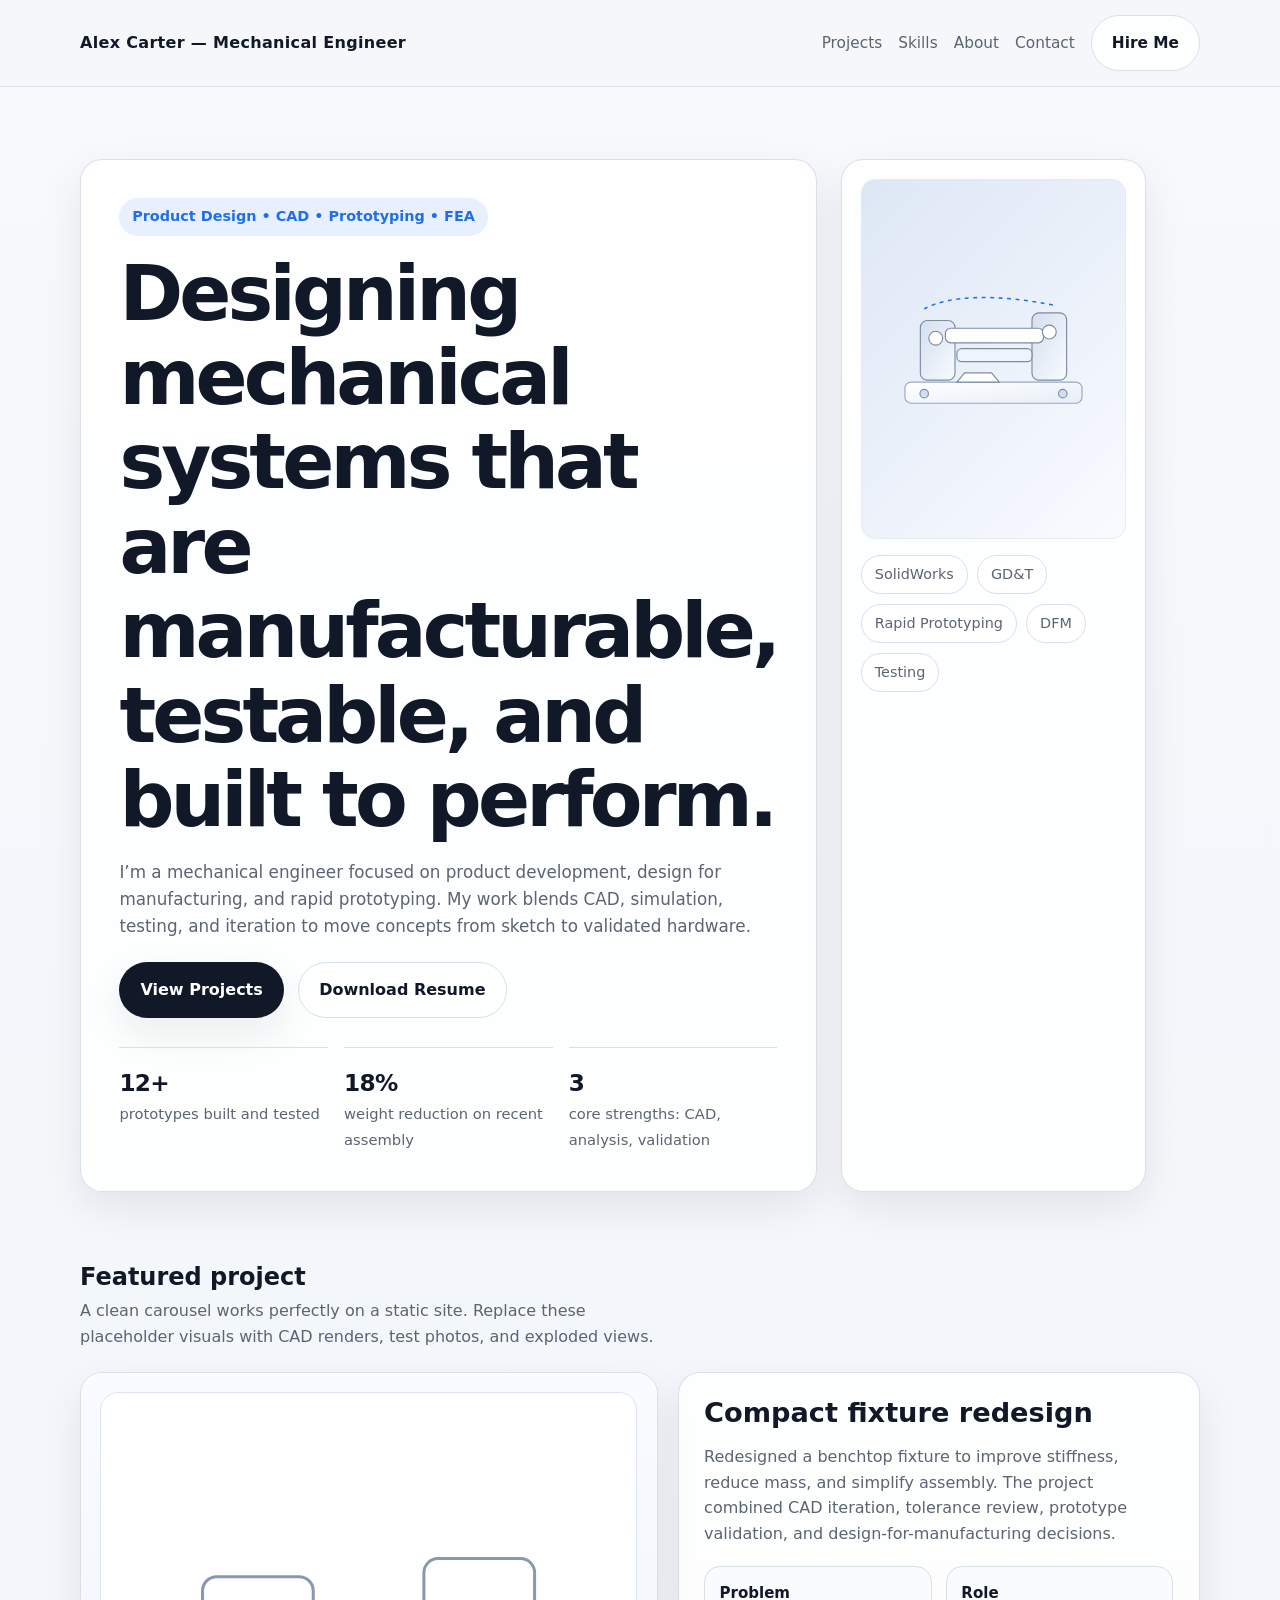
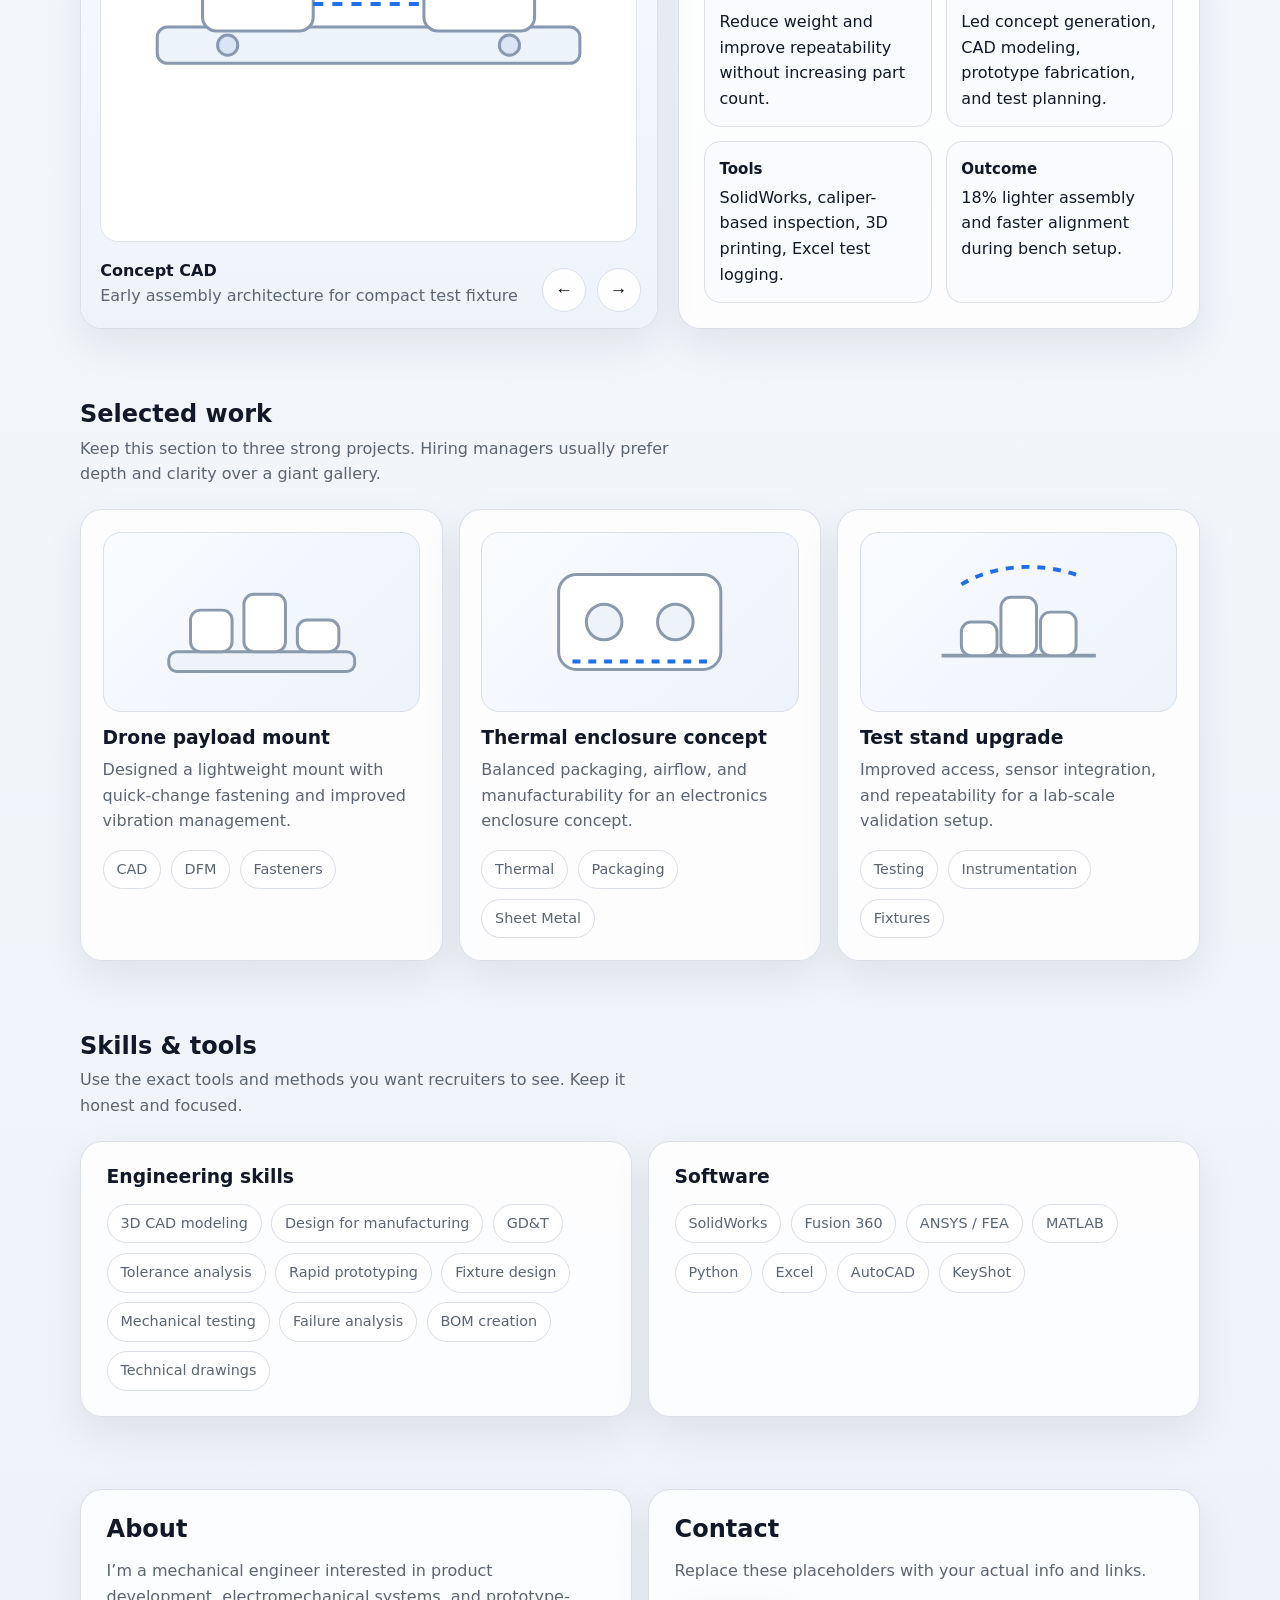
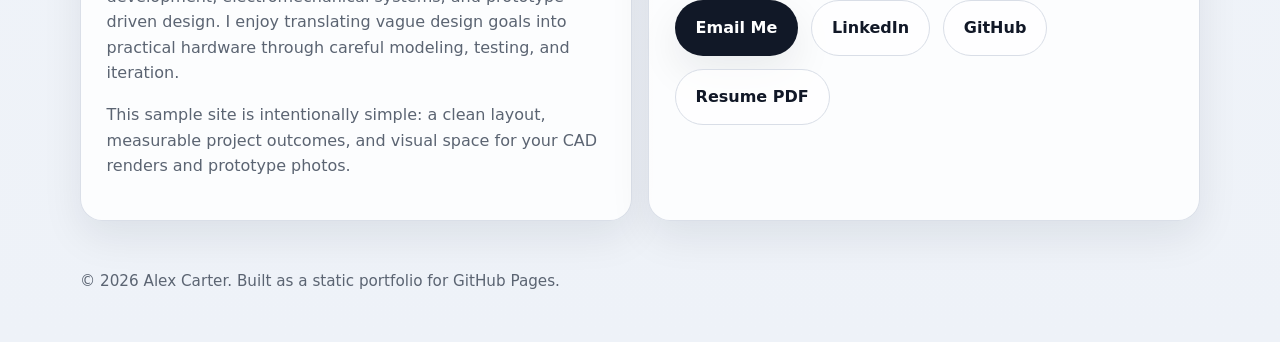
<file: mech_engineer_portfolio_sample.html>
<!DOCTYPE html>
<html lang="en">
<head>
  <meta charset="UTF-8" />
  <meta name="viewport" content="width=device-width, initial-scale=1.0" />
  <title>Alex Carter | Mechanical Engineer</title>
  <meta name="description" content="Mechanical engineering portfolio featuring CAD, prototyping, FEA, and product design projects." />
  <style>
    :root {
      --bg: #f5f7fa;
      --surface: #ffffff;
      --text: #111827;
      --muted: #5b6472;
      --line: #d9dee7;
      --accent: #1f6feb;
      --accent-soft: #e8f0ff;
      --shadow: 0 16px 40px rgba(17, 24, 39, 0.08);
      --radius: 22px;
      --max: 1120px;
    }

    * { box-sizing: border-box; }
    html { scroll-behavior: smooth; }
    body {
      margin: 0;
      font-family: Inter, ui-sans-serif, system-ui, -apple-system, BlinkMacSystemFont, "Segoe UI", sans-serif;
      background: linear-gradient(180deg, #f7f9fc 0%, #eef2f8 100%);
      color: var(--text);
      line-height: 1.6;
    }

    img { max-width: 100%; display: block; }
    a { color: inherit; text-decoration: none; }
    .container { width: min(calc(100% - 2rem), var(--max)); margin: 0 auto; }

    .nav {
      position: sticky;
      top: 0;
      z-index: 40;
      backdrop-filter: blur(12px);
      background: rgba(245, 247, 250, 0.82);
      border-bottom: 1px solid rgba(217, 222, 231, 0.8);
    }

    .nav-inner {
      display: flex;
      align-items: center;
      justify-content: space-between;
      padding: 0.95rem 0;
      gap: 1rem;
    }

    .brand {
      font-weight: 700;
      letter-spacing: 0.02em;
    }

    .nav-links {
      display: flex;
      gap: 1rem;
      flex-wrap: wrap;
      align-items: center;
    }

    .nav-links a {
      color: var(--muted);
      font-size: 0.96rem;
    }

    .nav-links a:hover { color: var(--text); }

    .button {
      display: inline-flex;
      align-items: center;
      justify-content: center;
      gap: 0.5rem;
      border-radius: 999px;
      border: 1px solid transparent;
      padding: 0.9rem 1.25rem;
      font-weight: 600;
      transition: 0.2s ease;
      cursor: pointer;
    }

    .button.primary {
      background: var(--text);
      color: white;
      box-shadow: var(--shadow);
    }

    .button.primary:hover { transform: translateY(-1px); }

    .button.secondary {
      border-color: var(--line);
      background: rgba(255, 255, 255, 0.75);
      color: var(--text);
    }

    .button.secondary:hover { background: white; }

    .hero {
      padding: 4.5rem 0 3rem;
    }

    .hero-grid {
      display: grid;
      grid-template-columns: 1.15fr 0.85fr;
      gap: 1.5rem;
      align-items: stretch;
    }

    .hero-copy, .hero-card, .card, .project-card, .about-card, .contact-card {
      background: rgba(255, 255, 255, 0.82);
      border: 1px solid rgba(217, 222, 231, 0.95);
      border-radius: var(--radius);
      box-shadow: var(--shadow);
    }

    .hero-copy {
      padding: 2.4rem;
    }

    .eyebrow {
      display: inline-flex;
      align-items: center;
      gap: 0.5rem;
      background: var(--accent-soft);
      color: var(--accent);
      border-radius: 999px;
      padding: 0.45rem 0.8rem;
      font-size: 0.9rem;
      font-weight: 600;
      margin-bottom: 1rem;
    }

    h1, h2, h3 { line-height: 1.1; margin: 0; }

    h1 {
      font-size: clamp(2.5rem, 6vw, 4.8rem);
      letter-spacing: -0.05em;
      margin-bottom: 1rem;
    }

    .hero-copy p {
      font-size: 1.05rem;
      color: var(--muted);
      max-width: 62ch;
      margin: 0 0 1.4rem;
    }

    .hero-actions {
      display: flex;
      gap: 0.9rem;
      flex-wrap: wrap;
      margin-bottom: 1.8rem;
    }

    .metrics {
      display: grid;
      grid-template-columns: repeat(3, 1fr);
      gap: 1rem;
      margin-top: 1.5rem;
    }

    .metric {
      border-top: 1px solid var(--line);
      padding-top: 1rem;
    }

    .metric strong {
      display: block;
      font-size: 1.45rem;
      letter-spacing: -0.03em;
    }

    .metric span {
      color: var(--muted);
      font-size: 0.92rem;
    }

    .hero-card {
      padding: 1.2rem;
      display: flex;
      flex-direction: column;
      gap: 1rem;
    }

    .render {
      background: linear-gradient(135deg, #dde7f5, #f9fbff);
      border-radius: calc(var(--radius) - 8px);
      padding: 1rem;
      min-height: 360px;
      position: relative;
      overflow: hidden;
      border: 1px solid #e6ebf3;
    }

    .render svg {
      width: 100%;
      height: 100%;
    }

    .tag-list, .skill-list {
      display: flex;
      flex-wrap: wrap;
      gap: 0.6rem;
    }

    .tag, .skill {
      display: inline-flex;
      align-items: center;
      border-radius: 999px;
      padding: 0.45rem 0.8rem;
      background: white;
      border: 1px solid var(--line);
      color: var(--muted);
      font-size: 0.9rem;
    }

    section {
      padding: 1.5rem 0 3rem;
    }

    .section-head {
      display: flex;
      align-items: end;
      justify-content: space-between;
      gap: 1rem;
      margin-bottom: 1.4rem;
    }

    .section-head p {
      margin: 0.5rem 0 0;
      color: var(--muted);
      max-width: 58ch;
    }

    .featured {
      display: grid;
      grid-template-columns: 1.05fr 0.95fr;
      gap: 1.25rem;
      align-items: stretch;
    }

    .carousel {
      position: relative;
      overflow: hidden;
      border-radius: var(--radius);
      background: var(--surface);
      border: 1px solid var(--line);
      box-shadow: var(--shadow);
      min-height: 420px;
    }

    .slides {
      display: flex;
      transition: transform 0.35s ease;
      height: 100%;
    }

    .slide {
      min-width: 100%;
      padding: 1.2rem;
      display: flex;
      flex-direction: column;
      gap: 1rem;
      background: linear-gradient(180deg, #f9fbff 0%, #eef3fa 100%);
    }

    .slide-visual {
      flex: 1;
      min-height: 280px;
      border-radius: 18px;
      border: 1px solid #dce3ef;
      background: white;
      display: grid;
      place-items: center;
      padding: 1rem;
    }

    .slide-caption {
      display: flex;
      justify-content: space-between;
      align-items: center;
      gap: 1rem;
    }

    .muted { color: var(--muted); }

    .carousel-controls {
      position: absolute;
      right: 1rem;
      bottom: 1rem;
      display: flex;
      gap: 0.65rem;
    }

    .icon-btn {
      width: 44px;
      height: 44px;
      border-radius: 999px;
      border: 1px solid var(--line);
      background: rgba(255,255,255,0.95);
      cursor: pointer;
      font-size: 1.1rem;
    }

    .project-card {
      padding: 1.6rem;
    }

    .project-card h3 {
      font-size: 1.7rem;
      margin-bottom: 0.7rem;
    }

    .project-card p { color: var(--muted); }

    .details {
      display: grid;
      grid-template-columns: repeat(2, minmax(0, 1fr));
      gap: 0.9rem;
      margin-top: 1.2rem;
    }

    .detail {
      background: #f9fbff;
      border: 1px solid var(--line);
      border-radius: 16px;
      padding: 0.9rem;
    }

    .detail strong {
      display: block;
      margin-bottom: 0.25rem;
      font-size: 0.94rem;
    }

    .project-grid {
      display: grid;
      grid-template-columns: repeat(3, 1fr);
      gap: 1rem;
    }

    .card {
      padding: 1.35rem;
    }

    .card h3 { margin-bottom: 0.55rem; }
    .card p { margin: 0 0 1rem; color: var(--muted); }

    .mini-visual {
      height: 180px;
      border-radius: 18px;
      border: 1px solid var(--line);
      background: linear-gradient(135deg, #f9fbff, #edf3fb);
      margin-bottom: 1rem;
      display: grid;
      place-items: center;
      overflow: hidden;
    }

    .skill-panel {
      display: grid;
      grid-template-columns: 1fr 1fr;
      gap: 1rem;
    }

    .about-grid {
      display: grid;
      grid-template-columns: 1fr 1fr;
      gap: 1rem;
    }

    .about-card, .contact-card {
      padding: 1.6rem;
    }

    .contact-links {
      display: flex;
      gap: 0.8rem;
      flex-wrap: wrap;
      margin-top: 1rem;
    }

    footer {
      padding: 0 0 3rem;
      color: var(--muted);
      font-size: 0.95rem;
    }

    @media (max-width: 980px) {
      .hero-grid,
      .featured,
      .project-grid,
      .skill-panel,
      .about-grid {
        grid-template-columns: 1fr;
      }

      .metrics,
      .details {
        grid-template-columns: 1fr 1fr;
      }
    }

    @media (max-width: 680px) {
      .hero { padding-top: 3rem; }
      .hero-copy, .hero-card, .project-card, .card, .about-card, .contact-card { padding: 1.2rem; }
      .nav-inner { align-items: start; flex-direction: column; }
      .nav-links { gap: 0.75rem; }
      .metrics,
      .details { grid-template-columns: 1fr; }
      h1 { font-size: clamp(2.2rem, 12vw, 3.4rem); }
      .section-head { align-items: start; flex-direction: column; }
    }
  </style>
</head>
<body>
  <nav class="nav">
    <div class="container nav-inner">
      <div class="brand">Alex Carter — Mechanical Engineer</div>
      <div class="nav-links">
        <a href="#projects">Projects</a>
        <a href="#skills">Skills</a>
        <a href="#about">About</a>
        <a href="#contact">Contact</a>
        <a class="button secondary" href="#contact">Hire Me</a>
      </div>
    </div>
  </nav>

  <header class="hero">
    <div class="container hero-grid">
      <div class="hero-copy">
        <div class="eyebrow">Product Design • CAD • Prototyping • FEA</div>
        <h1>Designing mechanical systems that are manufacturable, testable, and built to perform.</h1>
        <p>
          I’m a mechanical engineer focused on product development, design for manufacturing, and rapid prototyping.
          My work blends CAD, simulation, testing, and iteration to move concepts from sketch to validated hardware.
        </p>
        <div class="hero-actions">
          <a class="button primary" href="#projects">View Projects</a>
          <a class="button secondary" href="#">Download Resume</a>
        </div>
        <div class="metrics">
          <div class="metric">
            <strong>12+</strong>
            <span>prototypes built and tested</span>
          </div>
          <div class="metric">
            <strong>18%</strong>
            <span>weight reduction on recent assembly</span>
          </div>
          <div class="metric">
            <strong>3</strong>
            <span>core strengths: CAD, analysis, validation</span>
          </div>
        </div>
      </div>

      <div class="hero-card">
        <div class="render" aria-label="Featured CAD-style illustration">
          <svg viewBox="0 0 600 420" role="img" aria-hidden="true">
            <defs>
              <linearGradient id="plate" x1="0" y1="0" x2="1" y2="1">
                <stop offset="0%" stop-color="#ffffff" />
                <stop offset="100%" stop-color="#e7eef8" />
              </linearGradient>
              <linearGradient id="arm" x1="0" y1="0" x2="1" y2="1">
                <stop offset="0%" stop-color="#d5dfef" />
                <stop offset="100%" stop-color="#f8fbff" />
              </linearGradient>
            </defs>
            <rect x="70" y="270" width="460" height="55" rx="16" fill="url(#plate)" stroke="#9aa9bf" stroke-width="3"/>
            <rect x="110" y="110" width="90" height="155" rx="18" fill="url(#arm)" stroke="#7e8ca2" stroke-width="3"/>
            <rect x="400" y="90" width="90" height="175" rx="18" fill="url(#arm)" stroke="#7e8ca2" stroke-width="3"/>
            <rect x="175" y="130" width="255" height="38" rx="14" fill="#fefefe" stroke="#7e8ca2" stroke-width="3"/>
            <rect x="205" y="183" width="195" height="34" rx="12" fill="#eef4fc" stroke="#7e8ca2" stroke-width="3"/>
            <circle cx="150" cy="156" r="18" fill="#ffffff" stroke="#7e8ca2" stroke-width="3"/>
            <circle cx="445" cy="140" r="18" fill="#ffffff" stroke="#7e8ca2" stroke-width="3"/>
            <circle cx="120" cy="300" r="11" fill="#d3deef" stroke="#7e8ca2" stroke-width="3"/>
            <circle cx="480" cy="300" r="11" fill="#d3deef" stroke="#7e8ca2" stroke-width="3"/>
            <path d="M120 80 C180 45, 310 40, 455 70" fill="none" stroke="#1f6feb" stroke-width="4" stroke-dasharray="10 12" />
            <path d="M225 246 L295 246 L315 270 L205 270 Z" fill="#fdfefe" stroke="#7e8ca2" stroke-width="3"/>
          </svg>
        </div>
        <div>
          <div class="tag-list">
            <span class="tag">SolidWorks</span>
            <span class="tag">GD&amp;T</span>
            <span class="tag">Rapid Prototyping</span>
            <span class="tag">DFM</span>
            <span class="tag">Testing</span>
          </div>
        </div>
      </div>
    </div>
  </header>

  <main>
    <section id="projects">
      <div class="container">
        <div class="section-head">
          <div>
            <h2>Featured project</h2>
            <p>A clean carousel works perfectly on a static site. Replace these placeholder visuals with CAD renders, test photos, and exploded views.</p>
          </div>
        </div>

        <div class="featured">
          <div class="carousel">
            <div class="slides" id="slides">
              <article class="slide">
                <div class="slide-visual">
                  <svg viewBox="0 0 500 280" width="100%" height="100%" aria-hidden="true">
                    <rect x="40" y="150" width="420" height="36" rx="10" fill="#edf3fb" stroke="#8898b0" stroke-width="3" />
                    <rect x="85" y="100" width="110" height="54" rx="14" fill="#ffffff" stroke="#8898b0" stroke-width="3" />
                    <rect x="305" y="82" width="110" height="72" rx="14" fill="#ffffff" stroke="#8898b0" stroke-width="3" />
                    <path d="M195 127 H305" stroke="#1f6feb" stroke-width="4" stroke-dasharray="10 9" />
                    <circle cx="110" cy="168" r="10" fill="#d9e4f4" stroke="#8898b0" stroke-width="3" />
                    <circle cx="390" cy="168" r="10" fill="#d9e4f4" stroke="#8898b0" stroke-width="3" />
                  </svg>
                </div>
                <div class="slide-caption">
                  <div>
                    <strong>Concept CAD</strong>
                    <div class="muted">Early assembly architecture for compact test fixture</div>
                  </div>
                </div>
              </article>

              <article class="slide">
                <div class="slide-visual">
                  <svg viewBox="0 0 500 280" width="100%" height="100%" aria-hidden="true">
                    <rect x="80" y="50" width="340" height="180" rx="18" fill="#f8fbff" stroke="#8898b0" stroke-width="3" />
                    <path d="M115 190 C170 120, 240 100, 385 88" fill="none" stroke="#1f6feb" stroke-width="5" />
                    <path d="M120 200 C165 150, 250 120, 380 110" fill="none" stroke="#8eb2ef" stroke-width="5" stroke-dasharray="7 8" />
                    <line x1="150" y1="70" x2="150" y2="220" stroke="#d0d8e7" stroke-width="2" />
                    <line x1="250" y1="70" x2="250" y2="220" stroke="#d0d8e7" stroke-width="2" />
                    <line x1="350" y1="70" x2="350" y2="220" stroke="#d0d8e7" stroke-width="2" />
                  </svg>
                </div>
                <div class="slide-caption">
                  <div>
                    <strong>Simulation &amp; load path review</strong>
                    <div class="muted">Communicating stiffness and force distribution decisions</div>
                  </div>
                </div>
              </article>

              <article class="slide">
                <div class="slide-visual">
                  <svg viewBox="0 0 500 280" width="100%" height="100%" aria-hidden="true">
                    <rect x="60" y="155" width="380" height="30" rx="10" fill="#edf3fb" stroke="#8898b0" stroke-width="3" />
                    <rect x="110" y="90" width="60" height="65" rx="12" fill="#ffffff" stroke="#8898b0" stroke-width="3" />
                    <rect x="200" y="70" width="60" height="85" rx="12" fill="#ffffff" stroke="#8898b0" stroke-width="3" />
                    <rect x="290" y="100" width="60" height="55" rx="12" fill="#ffffff" stroke="#8898b0" stroke-width="3" />
                    <circle cx="130" cy="170" r="8" fill="#d9e4f4" stroke="#8898b0" stroke-width="3" />
                    <circle cx="370" cy="170" r="8" fill="#d9e4f4" stroke="#8898b0" stroke-width="3" />
                    <path d="M100 225 H390" stroke="#1f6feb" stroke-width="4" stroke-dasharray="9 10"/>
                  </svg>
                </div>
                <div class="slide-caption">
                  <div>
                    <strong>Prototype iteration</strong>
                    <div class="muted">Printed and tested to improve assembly alignment</div>
                  </div>
                </div>
              </article>
            </div>
            <div class="carousel-controls">
              <button class="icon-btn" id="prev" aria-label="Previous slide">←</button>
              <button class="icon-btn" id="next" aria-label="Next slide">→</button>
            </div>
          </div>

          <div class="project-card">
            <h3>Compact fixture redesign</h3>
            <p>
              Redesigned a benchtop fixture to improve stiffness, reduce mass, and simplify assembly.
              The project combined CAD iteration, tolerance review, prototype validation, and design-for-manufacturing decisions.
            </p>
            <div class="details">
              <div class="detail">
                <strong>Problem</strong>
                Reduce weight and improve repeatability without increasing part count.
              </div>
              <div class="detail">
                <strong>Role</strong>
                Led concept generation, CAD modeling, prototype fabrication, and test planning.
              </div>
              <div class="detail">
                <strong>Tools</strong>
                SolidWorks, caliper-based inspection, 3D printing, Excel test logging.
              </div>
              <div class="detail">
                <strong>Outcome</strong>
                18% lighter assembly and faster alignment during bench setup.
              </div>
            </div>
          </div>
        </div>
      </div>
    </section>

    <section>
      <div class="container">
        <div class="section-head">
          <div>
            <h2>Selected work</h2>
            <p>Keep this section to three strong projects. Hiring managers usually prefer depth and clarity over a giant gallery.</p>
          </div>
        </div>

        <div class="project-grid">
          <article class="card">
            <div class="mini-visual">
              <svg viewBox="0 0 260 180" width="100%" height="100%" aria-hidden="true">
                <rect x="36" y="120" width="188" height="20" rx="8" fill="#eef3fb" stroke="#8b99ad" stroke-width="3"/>
                <rect x="58" y="78" width="42" height="42" rx="10" fill="#fff" stroke="#8b99ad" stroke-width="3"/>
                <rect x="112" y="62" width="42" height="58" rx="10" fill="#fff" stroke="#8b99ad" stroke-width="3"/>
                <rect x="166" y="88" width="42" height="32" rx="10" fill="#fff" stroke="#8b99ad" stroke-width="3"/>
              </svg>
            </div>
            <h3>Drone payload mount</h3>
            <p>Designed a lightweight mount with quick-change fastening and improved vibration management.</p>
            <div class="tag-list">
              <span class="tag">CAD</span>
              <span class="tag">DFM</span>
              <span class="tag">Fasteners</span>
            </div>
          </article>

          <article class="card">
            <div class="mini-visual">
              <svg viewBox="0 0 260 180" width="100%" height="100%" aria-hidden="true">
                <rect x="48" y="42" width="164" height="96" rx="18" fill="#fff" stroke="#8b99ad" stroke-width="3"/>
                <circle cx="94" cy="90" r="18" fill="#eef3fb" stroke="#8b99ad" stroke-width="3"/>
                <circle cx="166" cy="90" r="18" fill="#eef3fb" stroke="#8b99ad" stroke-width="3"/>
                <path d="M62 130 H198" stroke="#1f6feb" stroke-width="4" stroke-dasharray="8 8"/>
              </svg>
            </div>
            <h3>Thermal enclosure concept</h3>
            <p>Balanced packaging, airflow, and manufacturability for an electronics enclosure concept.</p>
            <div class="tag-list">
              <span class="tag">Thermal</span>
              <span class="tag">Packaging</span>
              <span class="tag">Sheet Metal</span>
            </div>
          </article>

          <article class="card">
            <div class="mini-visual">
              <svg viewBox="0 0 260 180" width="100%" height="100%" aria-hidden="true">
                <path d="M52 124 H208" stroke="#8b99ad" stroke-width="4"/>
                <rect x="72" y="90" width="36" height="34" rx="10" fill="#fff" stroke="#8b99ad" stroke-width="3"/>
                <rect x="112" y="65" width="36" height="59" rx="10" fill="#fff" stroke="#8b99ad" stroke-width="3"/>
                <rect x="152" y="80" width="36" height="44" rx="10" fill="#fff" stroke="#8b99ad" stroke-width="3"/>
                <path d="M72 52 C102 34, 144 28, 188 42" fill="none" stroke="#1f6feb" stroke-width="4" stroke-dasharray="8 8"/>
              </svg>
            </div>
            <h3>Test stand upgrade</h3>
            <p>Improved access, sensor integration, and repeatability for a lab-scale validation setup.</p>
            <div class="tag-list">
              <span class="tag">Testing</span>
              <span class="tag">Instrumentation</span>
              <span class="tag">Fixtures</span>
            </div>
          </article>
        </div>
      </div>
    </section>

    <section id="skills">
      <div class="container">
        <div class="section-head">
          <div>
            <h2>Skills &amp; tools</h2>
            <p>Use the exact tools and methods you want recruiters to see. Keep it honest and focused.</p>
          </div>
        </div>

        <div class="skill-panel">
          <div class="about-card">
            <h3>Engineering skills</h3>
            <div class="skill-list" style="margin-top: 1rem;">
              <span class="skill">3D CAD modeling</span>
              <span class="skill">Design for manufacturing</span>
              <span class="skill">GD&amp;T</span>
              <span class="skill">Tolerance analysis</span>
              <span class="skill">Rapid prototyping</span>
              <span class="skill">Fixture design</span>
              <span class="skill">Mechanical testing</span>
              <span class="skill">Failure analysis</span>
              <span class="skill">BOM creation</span>
              <span class="skill">Technical drawings</span>
            </div>
          </div>

          <div class="about-card">
            <h3>Software</h3>
            <div class="skill-list" style="margin-top: 1rem;">
              <span class="skill">SolidWorks</span>
              <span class="skill">Fusion 360</span>
              <span class="skill">ANSYS / FEA</span>
              <span class="skill">MATLAB</span>
              <span class="skill">Python</span>
              <span class="skill">Excel</span>
              <span class="skill">AutoCAD</span>
              <span class="skill">KeyShot</span>
            </div>
          </div>
        </div>
      </div>
    </section>

    <section id="about">
      <div class="container about-grid">
        <article class="about-card">
          <h2>About</h2>
          <p class="muted">
            I’m a mechanical engineer interested in product development, electromechanical systems, and prototype-driven design.
            I enjoy translating vague design goals into practical hardware through careful modeling, testing, and iteration.
          </p>
          <p class="muted">
            This sample site is intentionally simple: a clean layout, measurable project outcomes, and visual space for your CAD renders and prototype photos.
          </p>
        </article>

        <article class="contact-card" id="contact">
          <h2>Contact</h2>
          <p class="muted">Replace these placeholders with your actual info and links.</p>
          <div class="contact-links">
            <a class="button primary" href="mailto:alex.carter@email.com">Email Me</a>
            <a class="button secondary" href="#">LinkedIn</a>
            <a class="button secondary" href="#">GitHub</a>
            <a class="button secondary" href="#">Resume PDF</a>
          </div>
        </article>
      </div>
    </section>
  </main>

  <footer>
    <div class="container">© 2026 Alex Carter. Built as a static portfolio for GitHub Pages.</div>
  </footer>

  <script>
    const slides = document.getElementById('slides');
    const nextBtn = document.getElementById('next');
    const prevBtn = document.getElementById('prev');
    const totalSlides = slides.children.length;
    let index = 0;

    function updateCarousel() {
      slides.style.transform = `translateX(-${index * 100}%)`;
    }

    nextBtn.addEventListener('click', () => {
      index = (index + 1) % totalSlides;
      updateCarousel();
    });

    prevBtn.addEventListener('click', () => {
      index = (index - 1 + totalSlides) % totalSlides;
      updateCarousel();
    });
  </script>
</body>
</html>
</file>
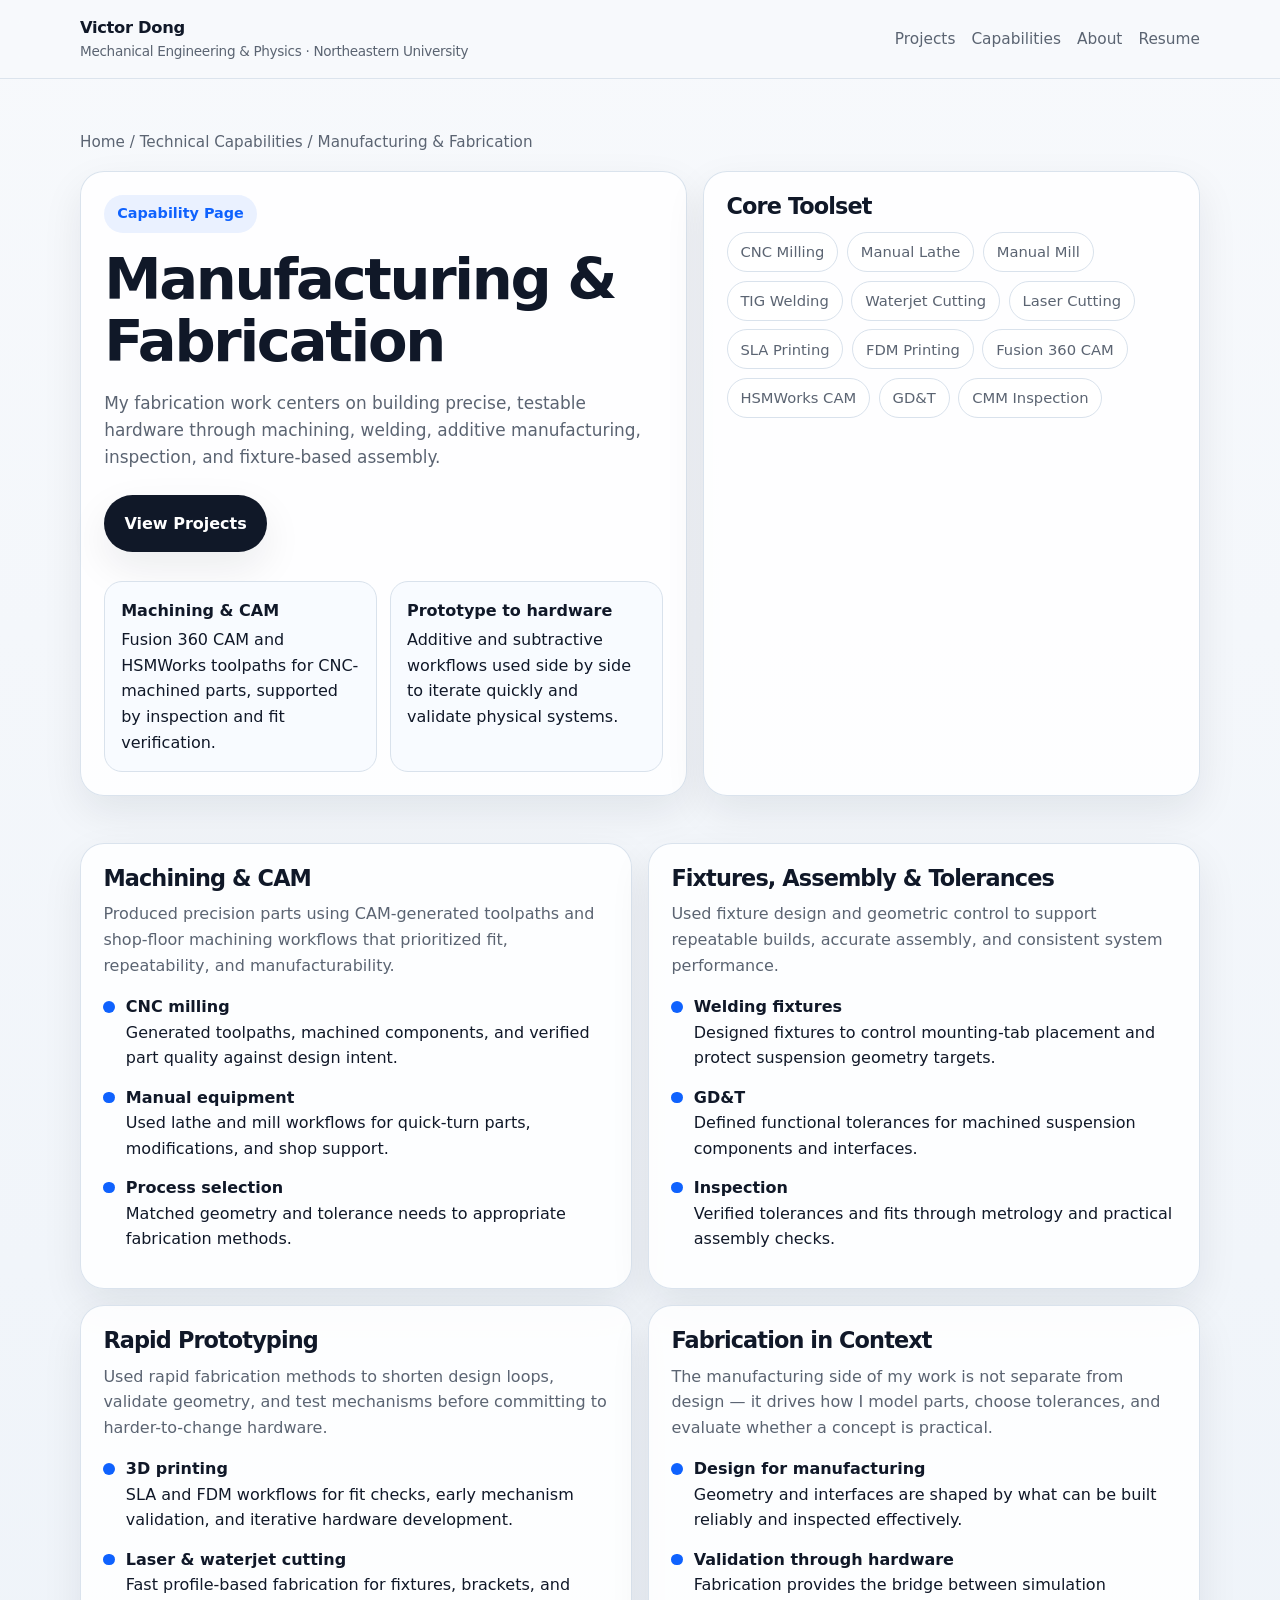
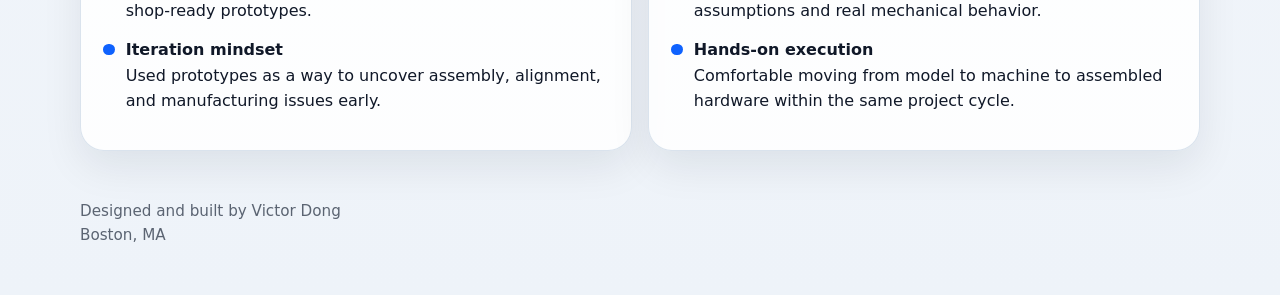
<file: capabilities/manufacturing-fabrication.html>
<!DOCTYPE html>
<html lang="en">
<head>
  <meta charset="UTF-8" />
  <meta name="viewport" content="width=device-width, initial-scale=1.0" />
  <title>Manufacturing & Fabrication | Victor Dong</title>
  <meta name="description" content="Manufacturing and fabrication capabilities used by Victor Dong across prototype development, machining, and hardware validation." />
  <link rel="stylesheet" href="../styles.css" />
</head>
<body>
  <nav class="nav">
    <div class="container nav-inner">
      <a href="../index.html" class="brand">Victor Dong<small>Mechanical Engineering &amp; Physics · Northeastern University</small></a>
      <div class="nav-links">
        <a href="../index.html#projects">Projects</a>
        <a href="../index.html#skills">Capabilities</a>
        <a href="../index.html#about">About</a>
        <a href="../assets/Victor_Dong_Resume.pdf" target="_blank" rel="noopener">Resume</a>
      </div>
    </div>
  </nav>

  <section class="page-hero">
    <div class="container">
      <div class="breadcrumbs"><a href="../index.html">Home</a> / Technical Capabilities / Manufacturing &amp; Fabrication</div>
      <div class="feature-grid">
        <div class="panel project-summary">
          <div class="eyebrow">Capability Page</div>
          <h1 style="font-size:clamp(2.2rem,4.5vw,3.8rem);margin-bottom:1rem;">Manufacturing &amp; Fabrication</h1>
          <p class="lead">
            My fabrication work centers on building precise, testable hardware through machining, welding,
            additive manufacturing, inspection, and fixture-based assembly.
          </p>
          <div class="hero-actions">
            <a class="button primary" href="../index.html#projects">View Projects</a>
          </div>
          <div class="stat-grid">
            <div class="stat">
              <strong>Machining &amp; CAM</strong>
              Fusion 360 CAM and HSMWorks toolpaths for CNC-machined parts, supported by inspection and fit verification.
            </div>
            <div class="stat">
              <strong>Prototype to hardware</strong>
              Additive and subtractive workflows used side by side to iterate quickly and validate physical systems.
            </div>
          </div>
        </div>

        <div class="panel card">
          <h2 style="font-size:1.4rem;margin-bottom:.85rem;">Core Toolset</h2>
          <div class="skill-list">
            <span class="skill">CNC Milling</span>
            <span class="skill">Manual Lathe</span>
            <span class="skill">Manual Mill</span>
            <span class="skill">TIG Welding</span>
            <span class="skill">Waterjet Cutting</span>
            <span class="skill">Laser Cutting</span>
            <span class="skill">SLA Printing</span>
            <span class="skill">FDM Printing</span>
            <span class="skill">Fusion 360 CAM</span>
            <span class="skill">HSMWorks CAM</span>
            <span class="skill">GD&amp;T</span>
            <span class="skill">CMM Inspection</span>
          </div>
        </div>
      </div>
    </div>
  </section>

  <section>
    <div class="container grid-2">
      <div class="panel card">
        <h2 style="font-size:1.4rem;">Machining &amp; CAM</h2>
        <p>Produced precision parts using CAM-generated toolpaths and shop-floor machining workflows that prioritized fit, repeatability, and manufacturability.</p>
        <div class="bullet"><span class="dot"></span><div><strong>CNC milling</strong><br>Generated toolpaths, machined components, and verified part quality against design intent.</div></div>
        <div class="bullet"><span class="dot"></span><div><strong>Manual equipment</strong><br>Used lathe and mill workflows for quick-turn parts, modifications, and shop support.</div></div>
        <div class="bullet"><span class="dot"></span><div><strong>Process selection</strong><br>Matched geometry and tolerance needs to appropriate fabrication methods.</div></div>
      </div>

      <div class="panel card">
        <h2 style="font-size:1.4rem;">Fixtures, Assembly &amp; Tolerances</h2>
        <p>Used fixture design and geometric control to support repeatable builds, accurate assembly, and consistent system performance.</p>
        <div class="bullet"><span class="dot"></span><div><strong>Welding fixtures</strong><br>Designed fixtures to control mounting-tab placement and protect suspension geometry targets.</div></div>
        <div class="bullet"><span class="dot"></span><div><strong>GD&amp;T</strong><br>Defined functional tolerances for machined suspension components and interfaces.</div></div>
        <div class="bullet"><span class="dot"></span><div><strong>Inspection</strong><br>Verified tolerances and fits through metrology and practical assembly checks.</div></div>
      </div>

      <div class="panel card">
        <h2 style="font-size:1.4rem;">Rapid Prototyping</h2>
        <p>Used rapid fabrication methods to shorten design loops, validate geometry, and test mechanisms before committing to harder-to-change hardware.</p>
        <div class="bullet"><span class="dot"></span><div><strong>3D printing</strong><br>SLA and FDM workflows for fit checks, early mechanism validation, and iterative hardware development.</div></div>
        <div class="bullet"><span class="dot"></span><div><strong>Laser &amp; waterjet cutting</strong><br>Fast profile-based fabrication for fixtures, brackets, and shop-ready prototypes.</div></div>
        <div class="bullet"><span class="dot"></span><div><strong>Iteration mindset</strong><br>Used prototypes as a way to uncover assembly, alignment, and manufacturing issues early.</div></div>
      </div>

      <div class="panel card">
        <h2 style="font-size:1.4rem;">Fabrication in Context</h2>
        <p>The manufacturing side of my work is not separate from design — it drives how I model parts, choose tolerances, and evaluate whether a concept is practical.</p>
        <div class="bullet"><span class="dot"></span><div><strong>Design for manufacturing</strong><br>Geometry and interfaces are shaped by what can be built reliably and inspected effectively.</div></div>
        <div class="bullet"><span class="dot"></span><div><strong>Validation through hardware</strong><br>Fabrication provides the bridge between simulation assumptions and real mechanical behavior.</div></div>
        <div class="bullet"><span class="dot"></span><div><strong>Hands-on execution</strong><br>Comfortable moving from model to machine to assembled hardware within the same project cycle.</div></div>
      </div>
    </div>
  </section>

  <footer class="footer">
    <div class="container">
      <div>Designed and built by Victor Dong</div>
      <div>Boston, MA</div>
    </div>
  </footer>
</body>
</html>
</file>
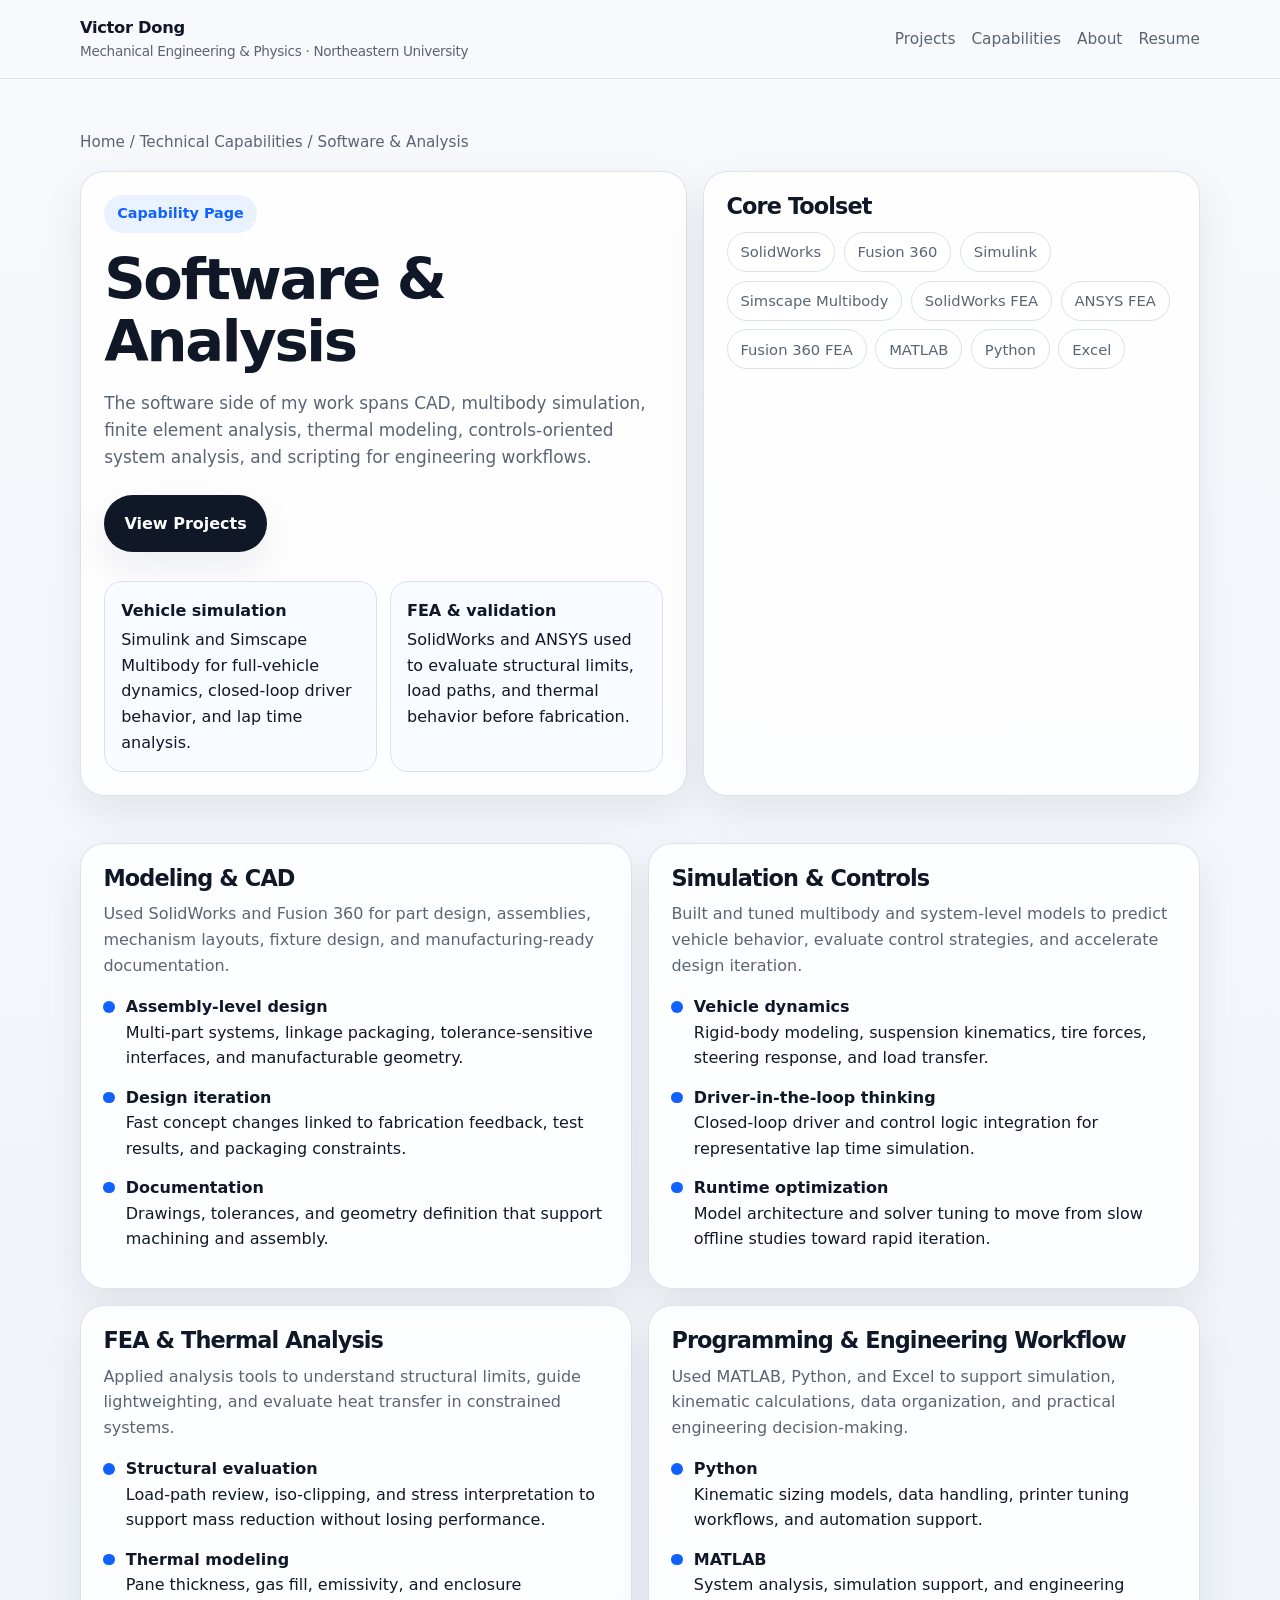
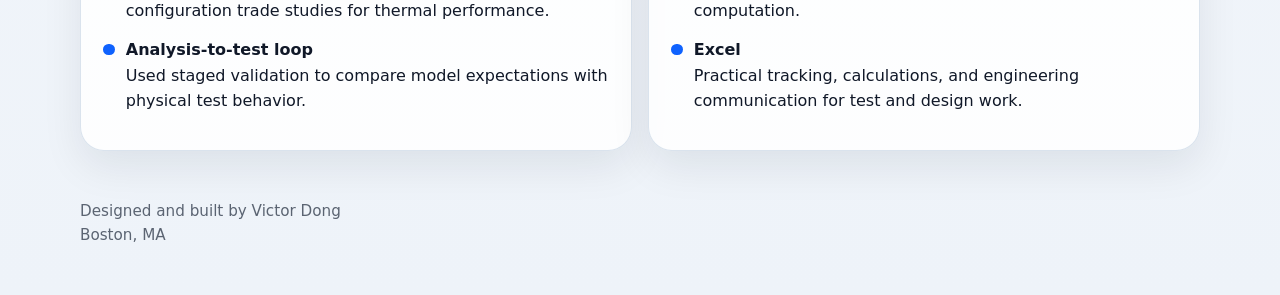
<file: capabilities/software-analysis.html>
<!DOCTYPE html>
<html lang="en">
<head>
  <meta charset="UTF-8" />
  <meta name="viewport" content="width=device-width, initial-scale=1.0" />
  <title>Software & Analysis | Victor Dong</title>
  <meta name="description" content="Software and analysis tools used by Victor Dong across simulation, CAD, FEA, and controls-focused engineering work." />
  <link rel="stylesheet" href="../styles.css" />
</head>
<body>
  <nav class="nav">
    <div class="container nav-inner">
      <a href="../index.html" class="brand">Victor Dong<small>Mechanical Engineering &amp; Physics · Northeastern University</small></a>
      <div class="nav-links">
        <a href="../index.html#projects">Projects</a>
        <a href="../index.html#skills">Capabilities</a>
        <a href="../index.html#about">About</a>
        <a href="../assets/Victor_Dong_Resume.pdf" target="_blank" rel="noopener">Resume</a>
      </div>
    </div>
  </nav>

  <section class="page-hero">
    <div class="container">
      <div class="breadcrumbs"><a href="../index.html">Home</a> / Technical Capabilities / Software &amp; Analysis</div>
      <div class="feature-grid">
        <div class="panel project-summary">
          <div class="eyebrow">Capability Page</div>
          <h1 style="font-size:clamp(2.2rem,4.5vw,3.8rem);margin-bottom:1rem;">Software &amp; Analysis</h1>
          <p class="lead">
            The software side of my work spans CAD, multibody simulation, finite element analysis,
            thermal modeling, controls-oriented system analysis, and scripting for engineering workflows.
          </p>
          <div class="hero-actions">
            <a class="button primary" href="../index.html#projects">View Projects</a>
          </div>
          <div class="stat-grid">
            <div class="stat">
              <strong>Vehicle simulation</strong>
              Simulink and Simscape Multibody for full-vehicle dynamics, closed-loop driver behavior, and lap time analysis.
            </div>
            <div class="stat">
              <strong>FEA &amp; validation</strong>
              SolidWorks and ANSYS used to evaluate structural limits, load paths, and thermal behavior before fabrication.
            </div>
          </div>
        </div>

        <div class="panel card">
          <h2 style="font-size:1.4rem;margin-bottom:.85rem;">Core Toolset</h2>
          <div class="skill-list">
            <span class="skill">SolidWorks</span>
            <span class="skill">Fusion 360</span>
            <span class="skill">Simulink</span>
            <span class="skill">Simscape Multibody</span>
            <span class="skill">SolidWorks FEA</span>
            <span class="skill">ANSYS FEA</span>
            <span class="skill">Fusion 360 FEA</span>
            <span class="skill">MATLAB</span>
            <span class="skill">Python</span>
            <span class="skill">Excel</span>
          </div>
        </div>
      </div>
    </div>
  </section>

  <section>
    <div class="container grid-2">
      <div class="panel card">
        <h2 style="font-size:1.4rem;">Modeling &amp; CAD</h2>
        <p>Used SolidWorks and Fusion 360 for part design, assemblies, mechanism layouts, fixture design, and manufacturing-ready documentation.</p>
        <div class="bullet"><span class="dot"></span><div><strong>Assembly-level design</strong><br>Multi-part systems, linkage packaging, tolerance-sensitive interfaces, and manufacturable geometry.</div></div>
        <div class="bullet"><span class="dot"></span><div><strong>Design iteration</strong><br>Fast concept changes linked to fabrication feedback, test results, and packaging constraints.</div></div>
        <div class="bullet"><span class="dot"></span><div><strong>Documentation</strong><br>Drawings, tolerances, and geometry definition that support machining and assembly.</div></div>
      </div>

      <div class="panel card">
        <h2 style="font-size:1.4rem;">Simulation &amp; Controls</h2>
        <p>Built and tuned multibody and system-level models to predict vehicle behavior, evaluate control strategies, and accelerate design iteration.</p>
        <div class="bullet"><span class="dot"></span><div><strong>Vehicle dynamics</strong><br>Rigid-body modeling, suspension kinematics, tire forces, steering response, and load transfer.</div></div>
        <div class="bullet"><span class="dot"></span><div><strong>Driver-in-the-loop thinking</strong><br>Closed-loop driver and control logic integration for representative lap time simulation.</div></div>
        <div class="bullet"><span class="dot"></span><div><strong>Runtime optimization</strong><br>Model architecture and solver tuning to move from slow offline studies toward rapid iteration.</div></div>
      </div>

      <div class="panel card">
        <h2 style="font-size:1.4rem;">FEA &amp; Thermal Analysis</h2>
        <p>Applied analysis tools to understand structural limits, guide lightweighting, and evaluate heat transfer in constrained systems.</p>
        <div class="bullet"><span class="dot"></span><div><strong>Structural evaluation</strong><br>Load-path review, iso-clipping, and stress interpretation to support mass reduction without losing performance.</div></div>
        <div class="bullet"><span class="dot"></span><div><strong>Thermal modeling</strong><br>Pane thickness, gas fill, emissivity, and enclosure configuration trade studies for thermal performance.</div></div>
        <div class="bullet"><span class="dot"></span><div><strong>Analysis-to-test loop</strong><br>Used staged validation to compare model expectations with physical test behavior.</div></div>
      </div>

      <div class="panel card">
        <h2 style="font-size:1.4rem;">Programming &amp; Engineering Workflow</h2>
        <p>Used MATLAB, Python, and Excel to support simulation, kinematic calculations, data organization, and practical engineering decision-making.</p>
        <div class="bullet"><span class="dot"></span><div><strong>Python</strong><br>Kinematic sizing models, data handling, printer tuning workflows, and automation support.</div></div>
        <div class="bullet"><span class="dot"></span><div><strong>MATLAB</strong><br>System analysis, simulation support, and engineering computation.</div></div>
        <div class="bullet"><span class="dot"></span><div><strong>Excel</strong><br>Practical tracking, calculations, and engineering communication for test and design work.</div></div>
      </div>
    </div>
  </section>

  <footer class="footer">
    <div class="container">
      <div>Designed and built by Victor Dong</div>
      <div>Boston, MA</div>
    </div>
  </footer>
</body>
</html>
</file>
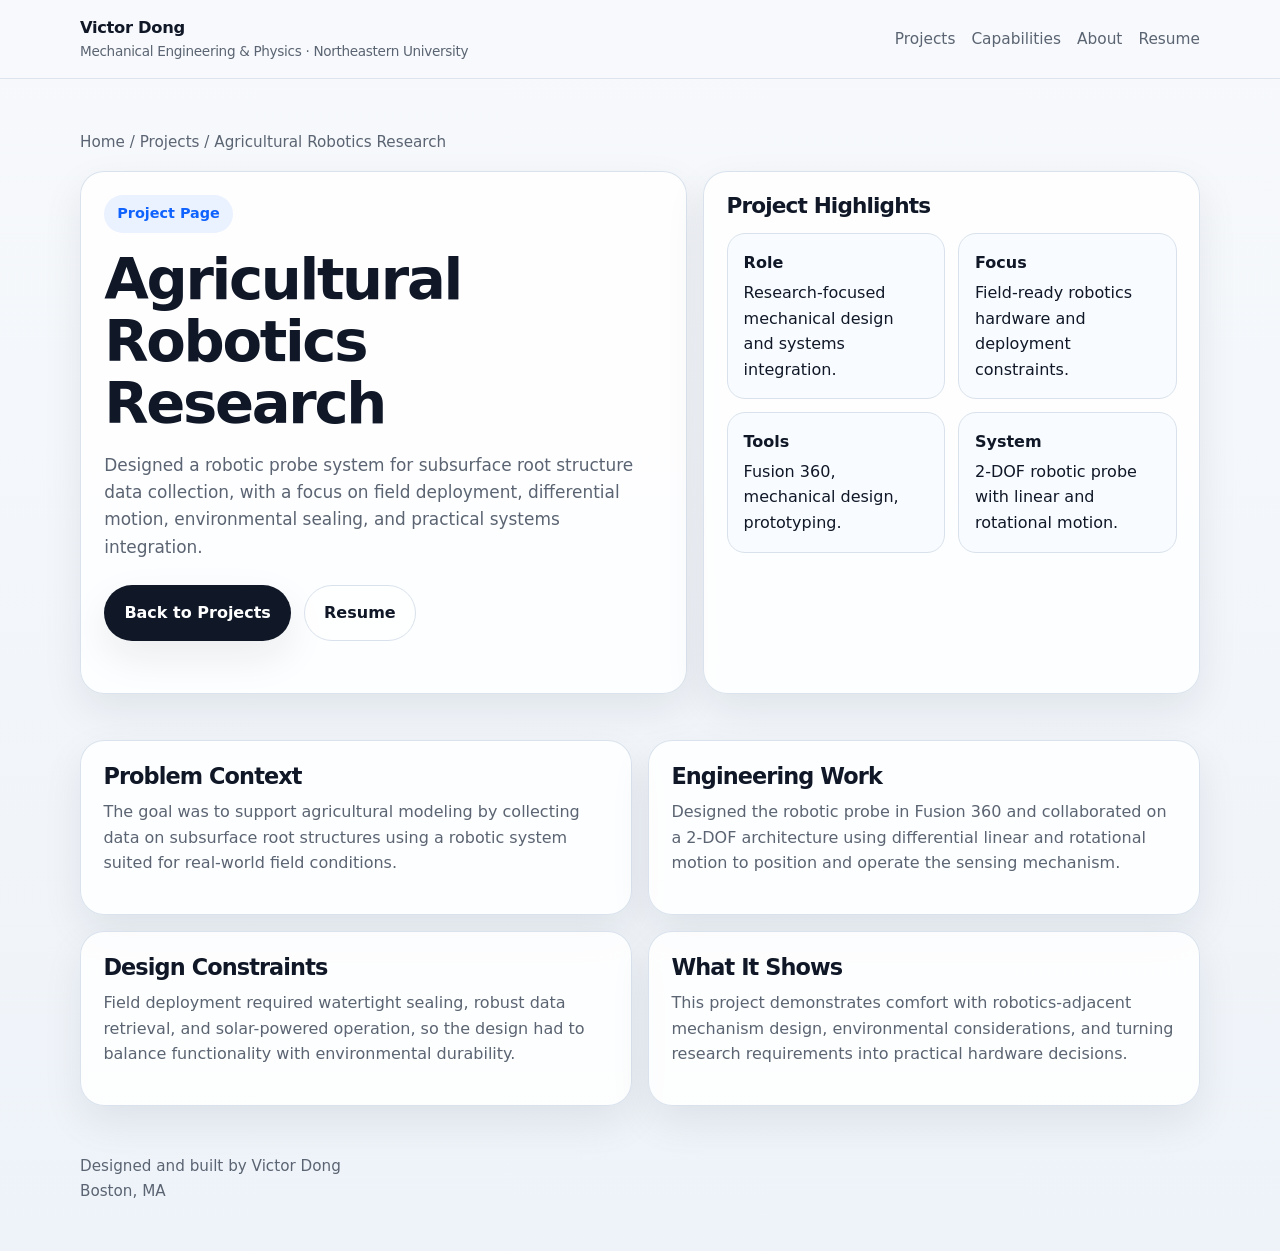
<file: projects/agricultural-robotics.html>
<!DOCTYPE html>
<html lang="en">
<head>
  <meta charset="UTF-8" />
  <meta name="viewport" content="width=device-width, initial-scale=1.0" />
  <title>Agricultural Robotics Research | Victor Dong</title>
  <meta name="description" content="Agricultural robotics project by Victor Dong focused on field-ready probe design and differential motion systems." />
  <link rel="stylesheet" href="../styles.css" />
</head>
<body>
  <nav class="nav">
    <div class="container nav-inner">
      <a href="../index.html" class="brand">Victor Dong<small>Mechanical Engineering &amp; Physics · Northeastern University</small></a>
      <div class="nav-links">
        <a href="../index.html#projects">Projects</a>
        <a href="../index.html#skills">Capabilities</a>
        <a href="../index.html#about">About</a>
        <a href="../assets/Victor_Dong_Resume.pdf" target="_blank" rel="noopener">Resume</a>
      </div>
    </div>
  </nav>

  <section class="page-hero">
    <div class="container">
      <div class="breadcrumbs"><a href="../index.html">Home</a> / Projects / Agricultural Robotics Research</div>
      <div class="feature-grid">
        <div class="panel project-summary">
          <div class="eyebrow">Project Page</div>
          <h1 style="font-size:clamp(2.2rem,4.5vw,3.8rem);margin-bottom:1rem;">Agricultural Robotics Research</h1>
          <p class="lead">
            Designed a robotic probe system for subsurface root structure data collection, with a focus on field deployment,
            differential motion, environmental sealing, and practical systems integration.
          </p>
          <div class="hero-actions">
            <a class="button primary" href="../index.html#projects">Back to Projects</a>
            <a class="button secondary" href="../assets/Victor_Dong_Resume.pdf" target="_blank" rel="noopener">Resume</a>
          </div>
        </div>
        <div class="panel card">
          <h2 style="font-size:1.35rem;margin-bottom:.85rem;">Project Highlights</h2>
          <div class="stat-grid">
            <div class="stat"><strong>Role</strong>Research-focused mechanical design and systems integration.</div>
            <div class="stat"><strong>Focus</strong>Field-ready robotics hardware and deployment constraints.</div>
            <div class="stat"><strong>Tools</strong>Fusion 360, mechanical design, prototyping.</div>
            <div class="stat"><strong>System</strong>2-DOF robotic probe with linear and rotational motion.</div>
          </div>
        </div>
      </div>
    </div>
  </section>

  <section>
    <div class="container grid-2">
      <div class="panel card">
        <h2 style="font-size:1.4rem;">Problem Context</h2>
        <p>The goal was to support agricultural modeling by collecting data on subsurface root structures using a robotic system suited for real-world field conditions.</p>
      </div>
      <div class="panel card">
        <h2 style="font-size:1.4rem;">Engineering Work</h2>
        <p>Designed the robotic probe in Fusion 360 and collaborated on a 2-DOF architecture using differential linear and rotational motion to position and operate the sensing mechanism.</p>
      </div>
      <div class="panel card">
        <h2 style="font-size:1.4rem;">Design Constraints</h2>
        <p>Field deployment required watertight sealing, robust data retrieval, and solar-powered operation, so the design had to balance functionality with environmental durability.</p>
      </div>
      <div class="panel card">
        <h2 style="font-size:1.4rem;">What It Shows</h2>
        <p>This project demonstrates comfort with robotics-adjacent mechanism design, environmental considerations, and turning research requirements into practical hardware decisions.</p>
      </div>
    </div>
  </section>

  <footer class="footer">
    <div class="container">
      <div>Designed and built by Victor Dong</div>
      <div>Boston, MA</div>
    </div>
  </footer>
</body>
</html>
</file>
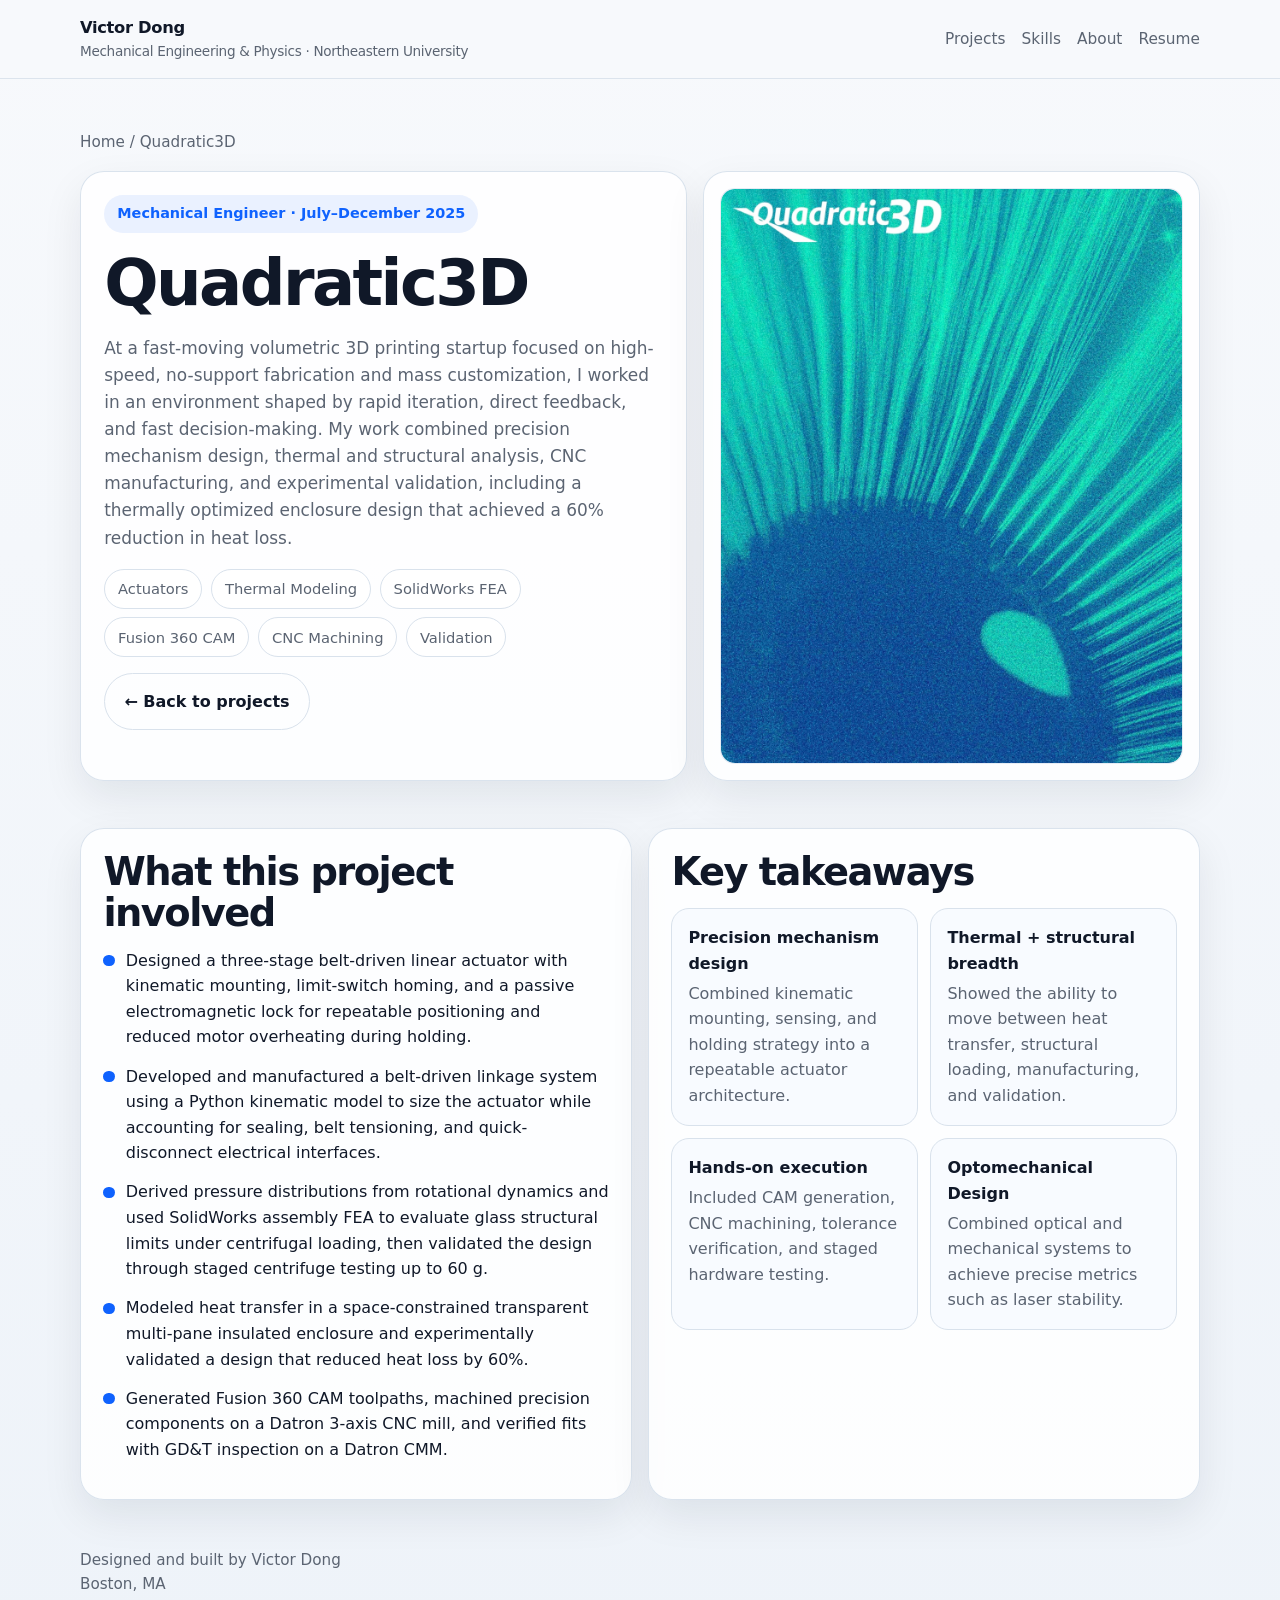
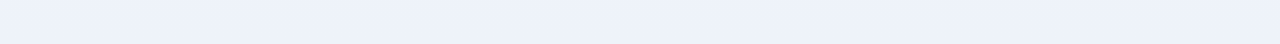
<file: projects/quadratic3d.html>
<!DOCTYPE html>
<html lang="en">
<head>
  <meta charset="UTF-8" />
  <meta name="viewport" content="width=device-width, initial-scale=1.0" />
  <title>Quadratic3D | Victor Dong</title>
  <meta name="description" content="Mechanical engineering portfolio of Victor Dong." />
  <link rel="stylesheet" href="../styles.css" />
</head>
<body>
  <nav class="nav">
    <div class="container nav-inner">
      <a href="../index.html" class="brand">Victor Dong<small>Mechanical Engineering & Physics · Northeastern University</small></a>
      <div class="nav-links">
        <a href="../index.html#projects">Projects</a>
        <a href="../index.html#skills">Skills</a>
        <a href="../index.html#about">About</a>
        <a href="../assets/Victor_Dong_Resume.pdf" target="_blank" rel="noopener">Resume</a>
      </div>
    </div>
  </nav>
  
    <header class="page-hero">
      <div class="container">
        <div class="breadcrumbs"><a href="../index.html">Home</a> / Quadratic3D</div>
        <div class="feature-grid">
          <div class="panel project-summary">
            <div class="eyebrow">Mechanical Engineer · July–December 2025</div>
            <h1 style="font-size:clamp(2.2rem,5vw,4rem);">Quadratic3D</h1>
            <p class="lead">
              At a fast-moving volumetric 3D printing startup focused on high-speed, no-support fabrication and mass customization, I worked in an environment shaped by rapid iteration, direct feedback, and fast decision-making. My work combined precision mechanism design, thermal and structural analysis, CNC manufacturing, and experimental validation, including a thermally optimized enclosure design that achieved a 60% reduction in heat loss.
            </p>
            <div class="tag-list" style="margin-top:1rem;"><span class="tag">Actuators</span><span class="tag">Thermal Modeling</span><span class="tag">SolidWorks FEA</span><span class="tag">Fusion 360 CAM</span><span class="tag">CNC Machining</span><span class="tag">Validation</span></div>
            <div class="back"><a class="button ghost" href="../index.html#projects">← Back to projects</a></div>
          </div>
          <div class="panel visual-card">
            <div class="render hero-photo-wrap">
              <img
                src="../assets/quadratic3d-hero.jpg"
                alt="Quadratic3D project image"
                class="hero-photo"
              />
            </div>
          </div>
        </div>
      </div>
    </header>

    <main>
      <section>
        <div class="container grid-2">
          <div class="panel card">
            <h2>What this project involved</h2>
            <div class="bullet"><div class="dot"></div><div>Designed a three-stage belt-driven linear actuator with kinematic mounting, limit-switch homing, and a passive electromagnetic lock for repeatable positioning and reduced motor overheating during holding.</div></div><div class="bullet"><div class="dot"></div><div>Developed and manufactured a belt-driven linkage system using a Python kinematic model to size the actuator while accounting for sealing, belt tensioning, and quick-disconnect electrical interfaces.</div></div><div class="bullet"><div class="dot"></div><div>Derived pressure distributions from rotational dynamics and used SolidWorks assembly FEA to evaluate glass structural limits under centrifugal loading, then validated the design through staged centrifuge testing up to 60 g.</div></div><div class="bullet"><div class="dot"></div><div>Modeled heat transfer in a space-constrained transparent multi-pane insulated enclosure and experimentally validated a design that reduced heat loss by 60%.</div></div><div class="bullet"><div class="dot"></div><div>Generated Fusion 360 CAM toolpaths, machined precision components on a Datron 3-axis CNC mill, and verified fits with GD&T inspection on a Datron CMM.</div></div>
          </div>
          <div class="panel card">
            <h2>Key takeaways</h2>
            <div class="stat-grid">
              <div class="stat">
                <strong>Precision mechanism design
                </strong><span class="muted">Combined kinematic mounting, sensing, and holding strategy into a repeatable actuator architecture.</span></div><div class="stat"><strong>Thermal + structural breadth</strong><span class="muted">Showed the ability to move between heat transfer, structural loading, manufacturing, and validation.</span></div><div class="stat"><strong>Hands-on execution</strong><span class="muted">Included CAM generation, CNC machining, tolerance verification, and staged hardware testing.</span></div>
                <div class="stat">
              <strong>Optomechanical Design</strong><span class="muted">Combined optical and mechanical systems to achieve precise metrics such as laser stability.

              </span>
            </div>
          </div>
          </div>
        </div>
      </section>
    </main>
    
  <footer class="footer">
    <div class="container">
      <div>Designed and built by Victor Dong</div>
      <div>Boston, MA</div>
    </div>
  </footer>
</body>
</html>
</file>
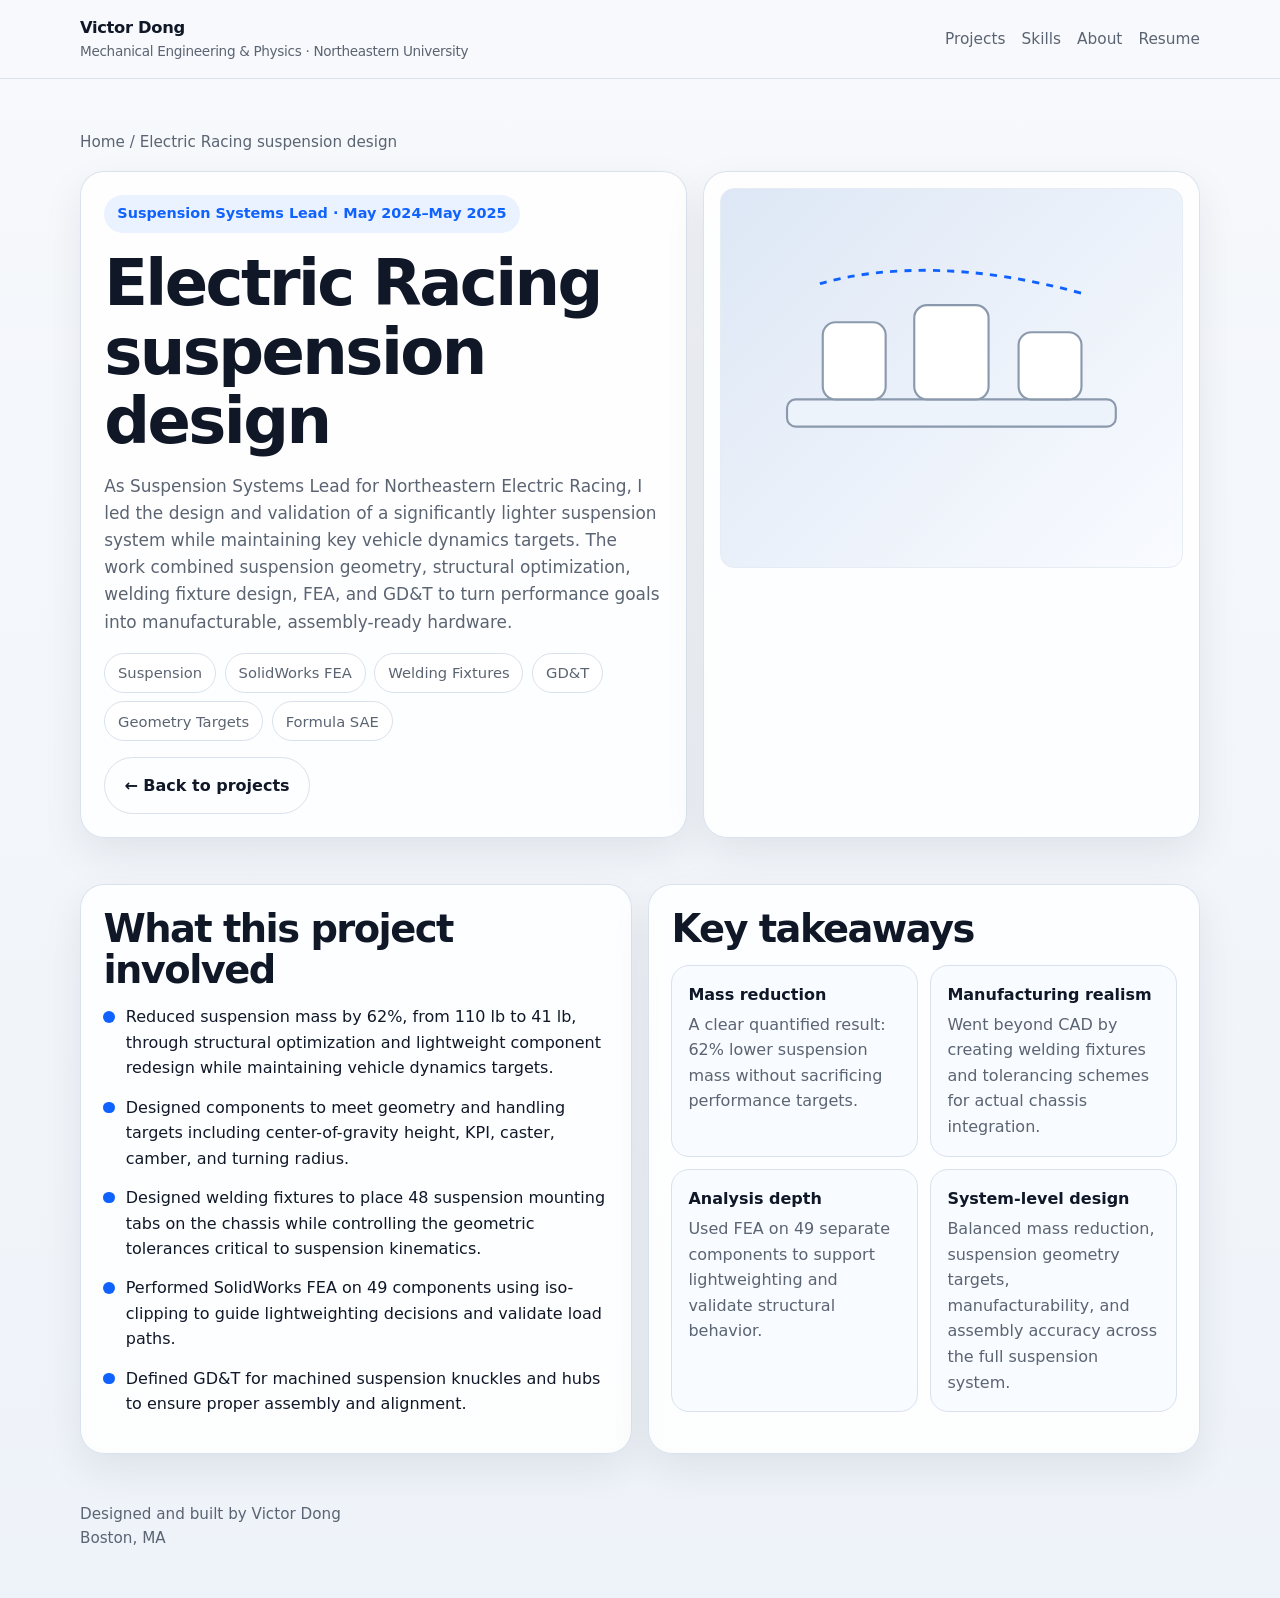
<file: projects/suspension-design.html>
<!DOCTYPE html>
<html lang="en">
<head>
  <meta charset="UTF-8" />
  <meta name="viewport" content="width=device-width, initial-scale=1.0" />
  <title>Suspension Design | Victor Dong</title>
  <meta name="description" content="Mechanical engineering portfolio of Victor Dong." />
  <link rel="stylesheet" href="../styles.css" />
</head>
<body>
  <nav class="nav">
    <div class="container nav-inner">
      <a href="../index.html" class="brand">Victor Dong<small>Mechanical Engineering & Physics · Northeastern University</small></a>
      <div class="nav-links">
        <a href="../index.html#projects">Projects</a>
        <a href="../index.html#skills">Skills</a>
        <a href="../index.html#about">About</a>
        <a href="../assets/Victor_Dong_Resume.pdf" target="_blank" rel="noopener">Resume</a>
      </div>
    </div>
  </nav>
  
    <header class="page-hero">
      <div class="container">
        <div class="breadcrumbs"><a href="../index.html">Home</a> / Electric Racing suspension design</div>
        <div class="feature-grid">
          <div class="panel project-summary">
            <div class="eyebrow">Suspension Systems Lead · May 2024–May 2025</div>
            <h1 style="font-size:clamp(2.2rem,5vw,4rem);">Electric Racing suspension design</h1>
            <p class="lead">
              As Suspension Systems Lead for Northeastern Electric Racing, I led the design and validation of a
              significantly lighter suspension system while maintaining key vehicle dynamics targets. The work combined
              suspension geometry, structural optimization, welding fixture design, FEA, and GD&amp;T to turn performance
              goals into manufacturable, assembly-ready hardware.
            </p>
            <div class="tag-list" style="margin-top:1rem;"><span class="tag">Suspension</span><span class="tag">SolidWorks FEA</span><span class="tag">Welding Fixtures</span><span class="tag">GD&T</span><span class="tag">Geometry Targets</span><span class="tag">Formula SAE</span></div>
            <div class="back"><a class="button ghost" href="../index.html#projects">← Back to projects</a></div>
          </div>
          <div class="panel visual-card">
            <div class="render">
              <svg viewBox="0 0 600 380" aria-hidden="true">
                <rect x="70" y="220" width="460" height="38" rx="12" fill="#edf3fb" stroke="#8b99ad" stroke-width="3"/>
                <rect x="120" y="112" width="88" height="108" rx="18" fill="#fff" stroke="#8b99ad" stroke-width="3"/>
                <rect x="248" y="88" width="104" height="132" rx="18" fill="#fff" stroke="#8b99ad" stroke-width="3"/>
                <rect x="394" y="126" width="88" height="94" rx="18" fill="#fff" stroke="#8b99ad" stroke-width="3"/>
                <path d="M116 58 C208 32, 332 30, 484 72" fill="none" stroke="#0f62fe" stroke-width="4" stroke-dasharray="10 10"/>
              </svg>
            </div>
          </div>
        </div>
      </div>
    </header>

    <main>
      <section>
        <div class="container grid-2">
          <div class="panel card">
            <h2>What this project involved</h2>
            <div class="bullet"><div class="dot"></div><div>Reduced suspension mass by 62%, from 110 lb to 41 lb, through structural optimization and lightweight component redesign while maintaining vehicle dynamics targets.</div></div><div class="bullet"><div class="dot"></div><div>Designed components to meet geometry and handling targets including center-of-gravity height, KPI, caster, camber, and turning radius.</div></div><div class="bullet"><div class="dot"></div><div>Designed welding fixtures to place 48 suspension mounting tabs on the chassis while controlling the geometric tolerances critical to suspension kinematics.</div></div><div class="bullet"><div class="dot"></div><div>Performed SolidWorks FEA on 49 components using iso-clipping to guide lightweighting decisions and validate load paths.</div></div><div class="bullet"><div class="dot"></div><div>Defined GD&T for machined suspension knuckles and hubs to ensure proper assembly and alignment.</div></div>
          </div>
          <div class="panel card">
            <h2>Key takeaways</h2>
            <div class="stat-grid">
              <div class="stat">
                <strong>Mass reduction</strong>
                <span class="muted">A clear quantified result: 62% lower suspension mass without sacrificing performance targets.</span>
              </div>
              <div class="stat">
                <strong>Manufacturing realism</strong>
                <span class="muted">Went beyond CAD by creating welding fixtures and tolerancing schemes for actual chassis integration.</span>
              </div>
              <div class="stat">
                <strong>Analysis depth</strong>
                <span class="muted">Used FEA on 49 separate components to support lightweighting and validate structural behavior.</span>
              </div>
              <div class="stat">
                <strong>System-level design</strong>
                <span class="muted">Balanced mass reduction, suspension geometry targets, manufacturability, and assembly accuracy across the full suspension system.</span>
              </div>
            </div>
          </div>
        </div>
      </section>
    </main>
    
  <footer class="footer">
    <div class="container">
      <div>Designed and built by Victor Dong</div>
      <div>Boston, MA</div>
    </div>
  </footer>
</body>
</html>
</file>
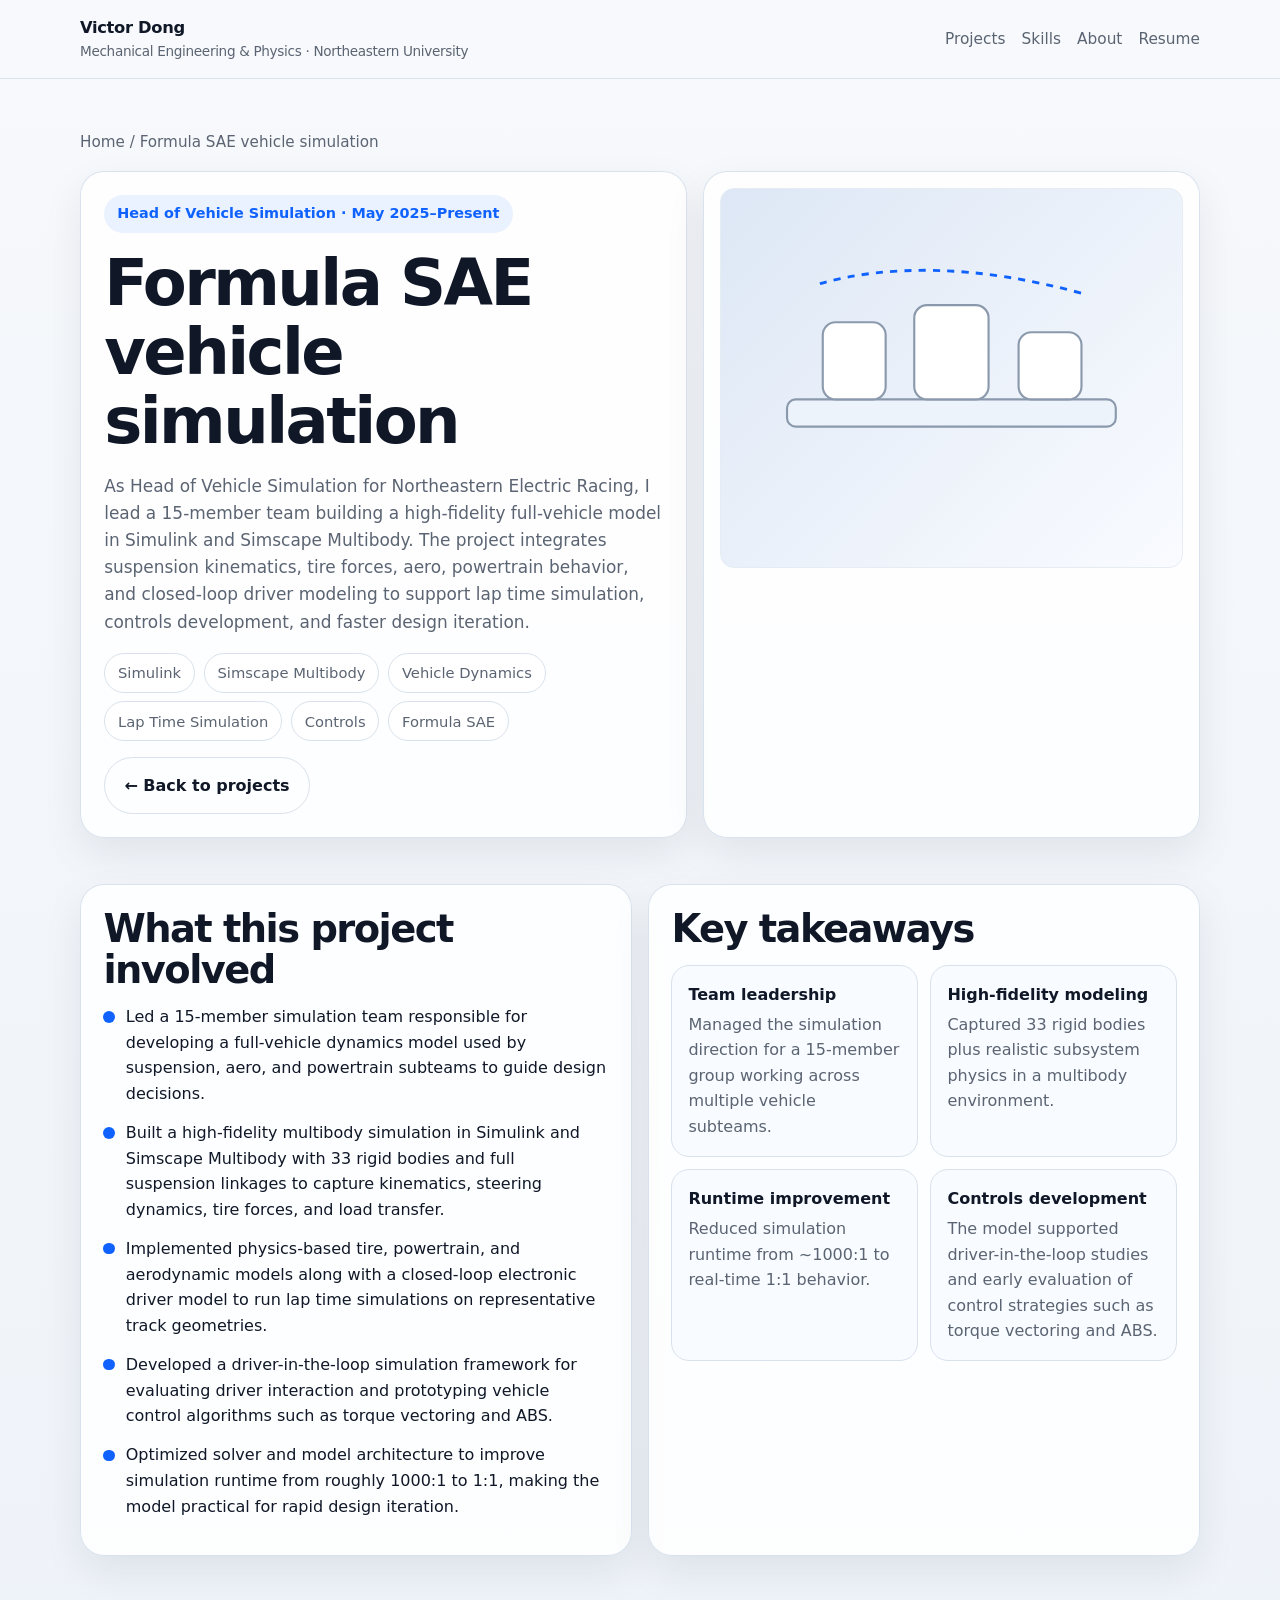
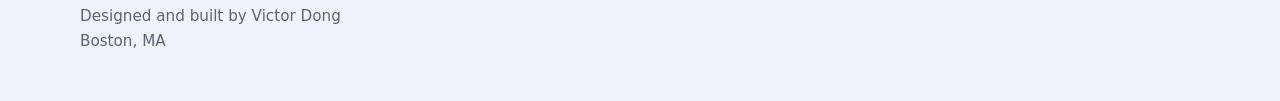
<file: projects/vehicle-simulation.html>
<!DOCTYPE html>
<html lang="en">
<head>
  <meta charset="UTF-8" />
  <meta name="viewport" content="width=device-width, initial-scale=1.0" />
  <title>Vehicle Simulation | Victor Dong</title>
  <meta name="description" content="Mechanical engineering portfolio of Victor Dong." />
  <link rel="stylesheet" href="../styles.css" />
</head>
<body>
  <nav class="nav">
    <div class="container nav-inner">
      <a href="../index.html" class="brand">Victor Dong<small>Mechanical Engineering & Physics · Northeastern University</small></a>
      <div class="nav-links">
        <a href="../index.html#projects">Projects</a>
        <a href="../index.html#skills">Skills</a>
        <a href="../index.html#about">About</a>
        <a href="../assets/Victor_Dong_Resume.pdf" target="_blank" rel="noopener">Resume</a>
      </div>
    </div>
  </nav>
  
    <header class="page-hero">
      <div class="container">
        <div class="breadcrumbs"><a href="../index.html">Home</a> / Formula SAE vehicle simulation</div>
        <div class="feature-grid">
          <div class="panel project-summary">
            <div class="eyebrow">Head of Vehicle Simulation · May 2025–Present</div>
            <h1 style="font-size:clamp(2.2rem,5vw,4rem);">Formula SAE vehicle simulation</h1>
            <p class="lead">
              As Head of Vehicle Simulation for Northeastern Electric Racing, I lead a 15-member team building a
              high-fidelity full-vehicle model in Simulink and Simscape Multibody. The project integrates suspension
              kinematics, tire forces, aero, powertrain behavior, and closed-loop driver modeling to support lap time
              simulation, controls development, and faster design iteration.
            </p>
            <div class="tag-list" style="margin-top:1rem;"><span class="tag">Simulink</span><span class="tag">Simscape Multibody</span><span class="tag">Vehicle Dynamics</span><span class="tag">Lap Time Simulation</span><span class="tag">Controls</span><span class="tag">Formula SAE</span></div>
            <div class="back"><a class="button ghost" href="../index.html#projects">← Back to projects</a></div>
          </div>
          <div class="panel visual-card">
            <div class="render">
              <svg viewBox="0 0 600 380" aria-hidden="true">
                <rect x="70" y="220" width="460" height="38" rx="12" fill="#edf3fb" stroke="#8b99ad" stroke-width="3"/>
                <rect x="120" y="112" width="88" height="108" rx="18" fill="#fff" stroke="#8b99ad" stroke-width="3"/>
                <rect x="248" y="88" width="104" height="132" rx="18" fill="#fff" stroke="#8b99ad" stroke-width="3"/>
                <rect x="394" y="126" width="88" height="94" rx="18" fill="#fff" stroke="#8b99ad" stroke-width="3"/>
                <path d="M116 58 C208 32, 332 30, 484 72" fill="none" stroke="#0f62fe" stroke-width="4" stroke-dasharray="10 10"/>
              </svg>
            </div>
          </div>
        </div>
      </div>
    </header>

    <main>
      <section>
        <div class="container grid-2">
          <div class="panel card">
            <h2>What this project involved</h2>
            <div class="bullet"><div class="dot"></div><div>Led a 15-member simulation team responsible for developing a full-vehicle dynamics model used by suspension, aero, and powertrain subteams to guide design decisions.</div></div><div class="bullet"><div class="dot"></div><div>Built a high-fidelity multibody simulation in Simulink and Simscape Multibody with 33 rigid bodies and full suspension linkages to capture kinematics, steering dynamics, tire forces, and load transfer.</div></div><div class="bullet"><div class="dot"></div><div>Implemented physics-based tire, powertrain, and aerodynamic models along with a closed-loop electronic driver model to run lap time simulations on representative track geometries.</div></div><div class="bullet"><div class="dot"></div><div>Developed a driver-in-the-loop simulation framework for evaluating driver interaction and prototyping vehicle control algorithms such as torque vectoring and ABS.</div></div><div class="bullet"><div class="dot"></div><div>Optimized solver and model architecture to improve simulation runtime from roughly 1000:1 to 1:1, making the model practical for rapid design iteration.</div></div>
          </div>
          <div class="panel card">
            <h2>Key takeaways</h2>
            <div class="stat-grid">
              <div class="stat">
                <strong>Team leadership</strong>
                <span class="muted">Managed the simulation direction for a 15-member group working across multiple vehicle subteams.</span>
              </div>
              <div class="stat">
                <strong>High-fidelity modeling</strong>
                <span class="muted">Captured 33 rigid bodies plus realistic subsystem physics in a multibody environment.</span>
              </div>
              <div class="stat">
                <strong>Runtime improvement</strong>
                <span class="muted">Reduced simulation runtime from ~1000:1 to real-time 1:1 behavior.</span>
              </div>
              <div class="stat">
                <strong>Controls development</strong>
                <span class="muted">The model supported driver-in-the-loop studies and early evaluation of control strategies such as torque vectoring and ABS.</span>
              </div>
            </div>
          </div>
        </div>
      </section>
    </main>
    
  <footer class="footer">
    <div class="container">
      <div>Designed and built by Victor Dong</div>
      <div>Boston, MA</div>
    </div>
  </footer>
</body>
</html>
</file>
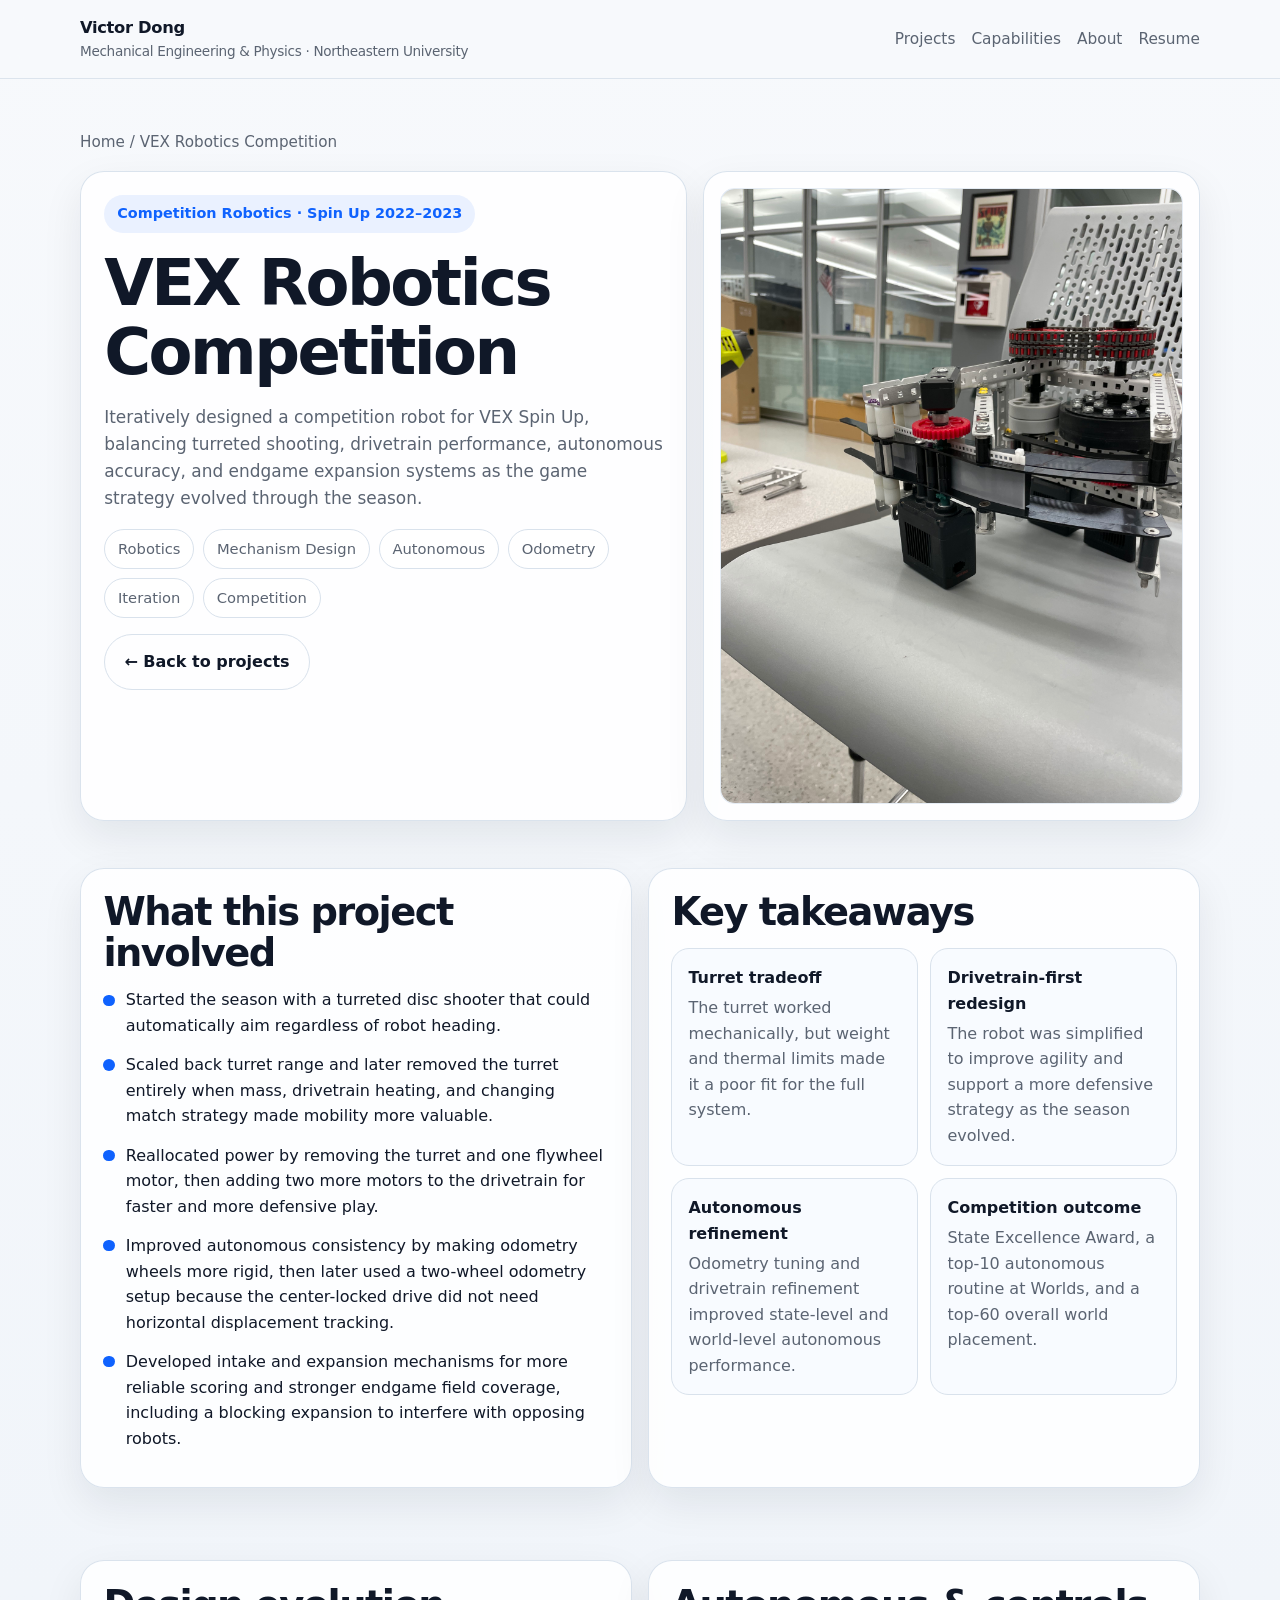
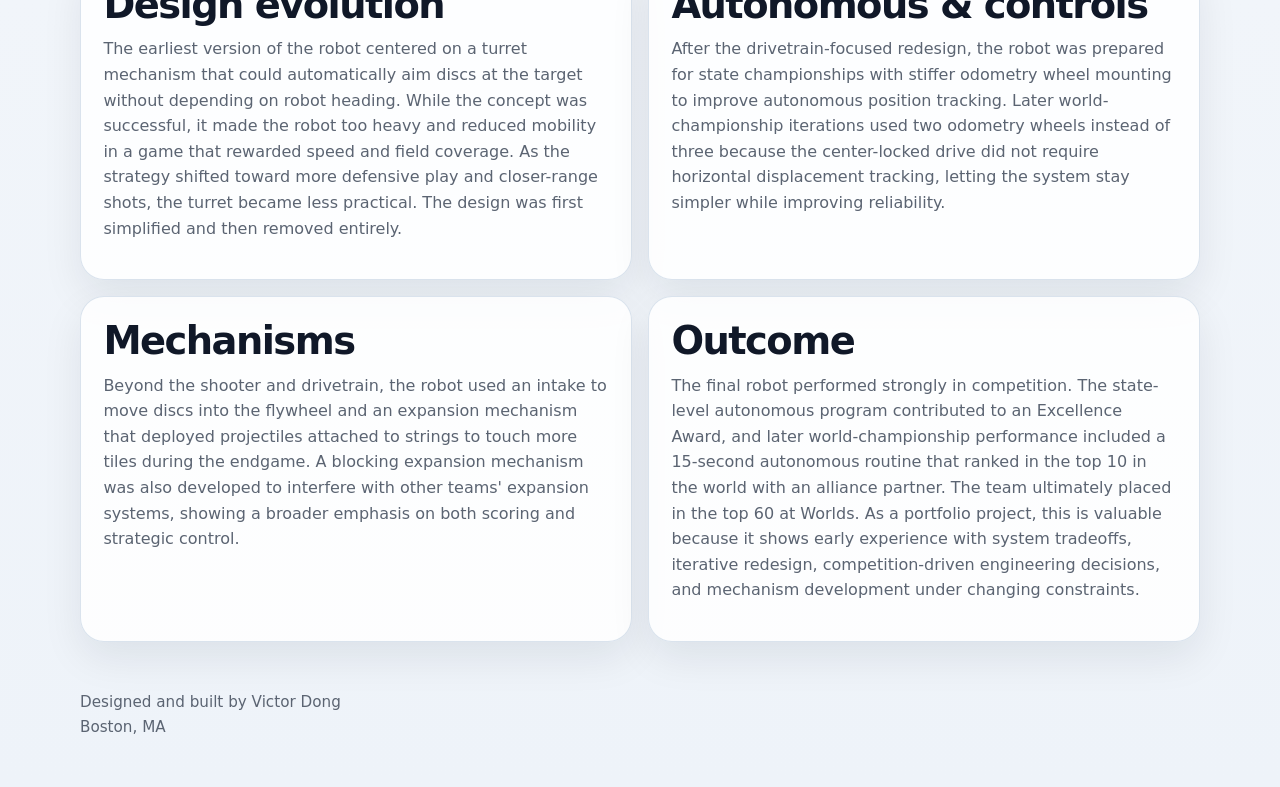
<file: projects/vex-robotics.html>
<!DOCTYPE html>
<html lang="en">
<head>
  <meta charset="UTF-8" />
  <meta name="viewport" content="width=device-width, initial-scale=1.0" />
  <title>VEX Robotics Competition | Victor Dong</title>
  <meta name="description" content="VEX Robotics competition project page for Victor Dong." />
  <link rel="stylesheet" href="../styles.css" />
</head>
<body>
  <nav class="nav">
    <div class="container nav-inner">
      <a href="../index.html" class="brand">Victor Dong<small>Mechanical Engineering &amp; Physics · Northeastern University</small></a>
      <div class="nav-links">
        <a href="../index.html#projects">Projects</a>
        <a href="../index.html#skills">Capabilities</a>
        <a href="../index.html#about">About</a>
        <a href="../assets/Victor_Dong_Resume.pdf" target="_blank" rel="noopener">Resume</a>
      </div>
    </div>
  </nav>

  <header class="page-hero">
    <div class="container">
      <div class="breadcrumbs"><a href="../index.html">Home</a> / VEX Robotics Competition</div>
      <div class="feature-grid">
        <div class="panel project-summary">
          <div class="eyebrow">Competition Robotics · Spin Up 2022–2023</div>
          <h1 style="font-size:clamp(2.2rem,5vw,4rem);">VEX Robotics Competition</h1>
          <p class="lead">
            Iteratively designed a competition robot for VEX Spin Up, balancing turreted shooting,
            drivetrain performance, autonomous accuracy, and endgame expansion systems as the game
            strategy evolved through the season.
          </p>
          <div class="tag-list" style="margin-top:1rem;">
            <span class="tag">Robotics</span>
            <span class="tag">Mechanism Design</span>
            <span class="tag">Autonomous</span>
            <span class="tag">Odometry</span>
            <span class="tag">Iteration</span>
            <span class="tag">Competition</span>
          </div>
          <div class="back"><a class="button ghost" href="../index.html#projects">← Back to projects</a></div>
        </div>

        <div class="panel visual-card">
          <div class="render hero-photo-wrap">
            <img src="../assets/vex-robotics.jpg" alt="VEX Robotics competition robot" class="hero-photo" />
          </div>
        </div>
      </div>
    </div>
  </header>

  <main>
    <section>
      <div class="container grid-2">
        <div class="panel card">
          <h2>What this project involved</h2>

          <div class="bullet"><div class="dot"></div><div>Started the season with a turreted disc shooter that could automatically aim regardless of robot heading.</div></div>
          <div class="bullet"><div class="dot"></div><div>Scaled back turret range and later removed the turret entirely when mass, drivetrain heating, and changing match strategy made mobility more valuable.</div></div>
          <div class="bullet"><div class="dot"></div><div>Reallocated power by removing the turret and one flywheel motor, then adding two more motors to the drivetrain for faster and more defensive play.</div></div>
          <div class="bullet"><div class="dot"></div><div>Improved autonomous consistency by making odometry wheels more rigid, then later used a two-wheel odometry setup because the center-locked drive did not need horizontal displacement tracking.</div></div>
          <div class="bullet"><div class="dot"></div><div>Developed intake and expansion mechanisms for more reliable scoring and stronger endgame field coverage, including a blocking expansion to interfere with opposing robots.</div></div>
        </div>

        <div class="panel card">
          <h2>Key takeaways</h2>
          <div class="stat-grid">
            <div class="stat">
              <strong>Turret tradeoff</strong>
              <span class="muted">The turret worked mechanically, but weight and thermal limits made it a poor fit for the full system.</span>
            </div>
            <div class="stat">
              <strong>Drivetrain-first redesign</strong>
              <span class="muted">The robot was simplified to improve agility and support a more defensive strategy as the season evolved.</span>
            </div>
            <div class="stat">
              <strong>Autonomous refinement</strong>
              <span class="muted">Odometry tuning and drivetrain refinement improved state-level and world-level autonomous performance.</span>
            </div>
            <div class="stat">
              <strong>Competition outcome</strong>
              <span class="muted">State Excellence Award, a top-10 autonomous routine at Worlds, and a top-60 overall world placement.</span>
            </div>
          </div>
        </div>
      </div>
    </section>

    <section>
      <div class="container grid-2">
        <div class="panel card">
          <h2>Design evolution</h2>
          <p>
            The earliest version of the robot centered on a turret mechanism that could automatically
            aim discs at the target without depending on robot heading. While the concept was successful,
            it made the robot too heavy and reduced mobility in a game that rewarded speed and field coverage.
            As the strategy shifted toward more defensive play and closer-range shots, the turret became less practical.
            The design was first simplified and then removed entirely.
          </p>
        </div>

        <div class="panel card">
          <h2>Autonomous &amp; controls</h2>
          <p>
            After the drivetrain-focused redesign, the robot was prepared for state championships with
            stiffer odometry wheel mounting to improve autonomous position tracking. Later world-championship
            iterations used two odometry wheels instead of three because the center-locked drive did not require
            horizontal displacement tracking, letting the system stay simpler while improving reliability.
          </p>
        </div>

        <div class="panel card">
          <h2>Mechanisms</h2>
          <p>
            Beyond the shooter and drivetrain, the robot used an intake to move discs into the flywheel and
            an expansion mechanism that deployed projectiles attached to strings to touch more tiles during the
            endgame. A blocking expansion mechanism was also developed to interfere with other teams' expansion systems,
            showing a broader emphasis on both scoring and strategic control.
          </p>
        </div>

        <div class="panel card">
          <h2>Outcome</h2>
          <p>
            The final robot performed strongly in competition. The state-level autonomous program contributed to an
            Excellence Award, and later world-championship performance included a 15-second autonomous routine that
            ranked in the top 10 in the world with an alliance partner. The team ultimately placed in the top 60 at Worlds.
            As a portfolio project, this is valuable because it shows early experience with system tradeoffs, iterative redesign,
            competition-driven engineering decisions, and mechanism development under changing constraints.
          </p>
        </div>
      </div>
    </section>
  </main>

  <footer class="footer">
    <div class="container">
      <div>Designed and built by Victor Dong</div>
      <div>Boston, MA</div>
    </div>
  </footer>
</body>
</html>
</file>
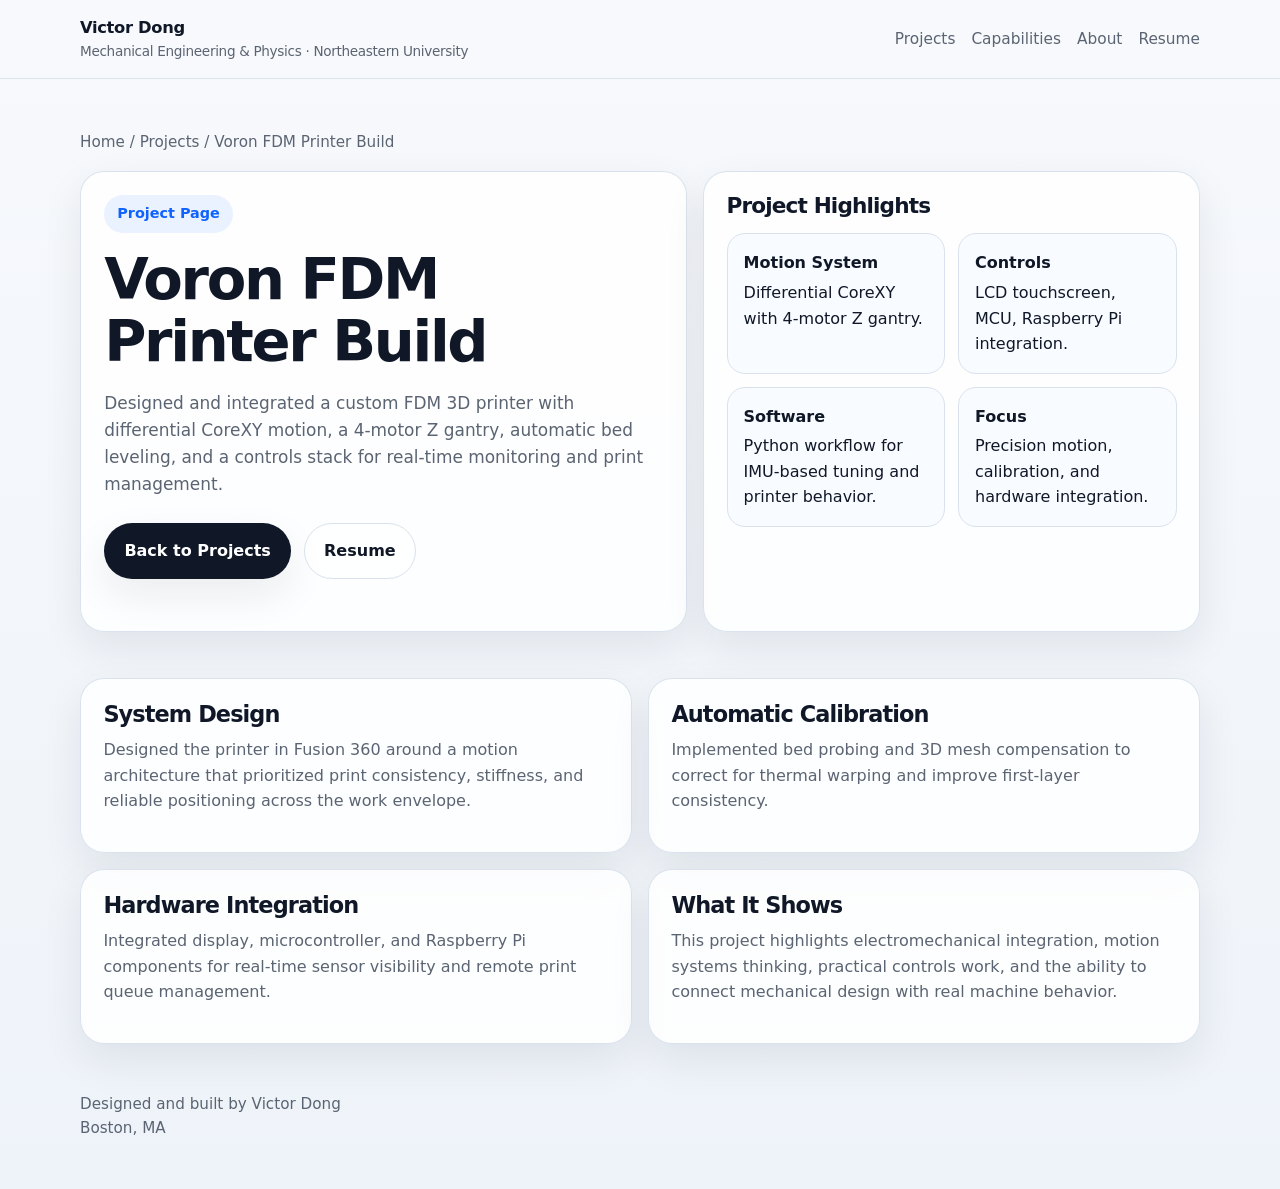
<file: projects/voron-printer.html>
<!DOCTYPE html>
<html lang="en">
<head>
  <meta charset="UTF-8" />
  <meta name="viewport" content="width=device-width, initial-scale=1.0" />
  <title>Voron FDM Printer Build | Victor Dong</title>
  <meta name="description" content="Custom Voron-style FDM printer project by Victor Dong focused on motion systems, controls, and 3D printing." />
  <link rel="stylesheet" href="../styles.css" />
</head>
<body>
  <nav class="nav">
    <div class="container nav-inner">
      <a href="../index.html" class="brand">Victor Dong<small>Mechanical Engineering &amp; Physics · Northeastern University</small></a>
      <div class="nav-links">
        <a href="../index.html#projects">Projects</a>
        <a href="../index.html#skills">Capabilities</a>
        <a href="../index.html#about">About</a>
        <a href="../assets/Victor_Dong_Resume.pdf" target="_blank" rel="noopener">Resume</a>
      </div>
    </div>
  </nav>

  <section class="page-hero">
    <div class="container">
      <div class="breadcrumbs"><a href="../index.html">Home</a> / Projects / Voron FDM Printer Build</div>
      <div class="feature-grid">
        <div class="panel project-summary">
          <div class="eyebrow">Project Page</div>
          <h1 style="font-size:clamp(2.2rem,4.5vw,3.8rem);margin-bottom:1rem;">Voron FDM Printer Build</h1>
          <p class="lead">
            Designed and integrated a custom FDM 3D printer with differential CoreXY motion, a 4-motor Z gantry,
            automatic bed leveling, and a controls stack for real-time monitoring and print management.
          </p>
          <div class="hero-actions">
            <a class="button primary" href="../index.html#projects">Back to Projects</a>
            <a class="button secondary" href="../assets/Victor_Dong_Resume.pdf" target="_blank" rel="noopener">Resume</a>
          </div>
        </div>
        <div class="panel card">
          <h2 style="font-size:1.35rem;margin-bottom:.85rem;">Project Highlights</h2>
          <div class="stat-grid">
            <div class="stat"><strong>Motion System</strong>Differential CoreXY with 4-motor Z gantry.</div>
            <div class="stat"><strong>Controls</strong>LCD touchscreen, MCU, Raspberry Pi integration.</div>
            <div class="stat"><strong>Software</strong>Python workflow for IMU-based tuning and printer behavior.</div>
            <div class="stat"><strong>Focus</strong>Precision motion, calibration, and hardware integration.</div>
          </div>
        </div>
      </div>
    </div>
  </section>

  <section>
    <div class="container grid-2">
      <div class="panel card">
        <h2 style="font-size:1.4rem;">System Design</h2>
        <p>Designed the printer in Fusion 360 around a motion architecture that prioritized print consistency, stiffness, and reliable positioning across the work envelope.</p>
      </div>
      <div class="panel card">
        <h2 style="font-size:1.4rem;">Automatic Calibration</h2>
        <p>Implemented bed probing and 3D mesh compensation to correct for thermal warping and improve first-layer consistency.</p>
      </div>
      <div class="panel card">
        <h2 style="font-size:1.4rem;">Hardware Integration</h2>
        <p>Integrated display, microcontroller, and Raspberry Pi components for real-time sensor visibility and remote print queue management.</p>
      </div>
      <div class="panel card">
        <h2 style="font-size:1.4rem;">What It Shows</h2>
        <p>This project highlights electromechanical integration, motion systems thinking, practical controls work, and the ability to connect mechanical design with real machine behavior.</p>
      </div>
    </div>
  </section>

  <footer class="footer">
    <div class="container">
      <div>Designed and built by Victor Dong</div>
      <div>Boston, MA</div>
    </div>
  </footer>
</body>
</html>
</file>
<file: styles.css>
:root{
  --bg:#f3f6fb;
  --surface:#ffffff;
  --surface-2:#f8fbff;
  --text:#101828;
  --muted:#5b6472;
  --line:#d9e2ec;
  --accent:#0f62fe;
  --accent-2:#eaf1ff;
  --shadow:0 16px 40px rgba(16,24,40,.08);
  --radius:24px;
  --max:1120px;
}
*{box-sizing:border-box}
html{scroll-behavior:smooth}
body{
  margin:0;
  font-family:Inter, ui-sans-serif, system-ui, -apple-system, BlinkMacSystemFont, "Segoe UI", sans-serif;
  color:var(--text);
  background:linear-gradient(180deg,#f7f9fc 0%,#eef3f9 100%);
  line-height:1.6;
}
a{text-decoration:none;color:inherit}
img{max-width:100%;display:block}
.container{width:min(calc(100% - 2rem), var(--max)); margin:0 auto}
.nav{
  position:sticky; top:0; z-index:50;
  background:rgba(247,249,252,.82);
  backdrop-filter:blur(14px);
  border-bottom:1px solid rgba(217,226,236,.9);
}
.nav-inner{
  display:flex;justify-content:space-between;align-items:center;gap:1rem;
  padding:.95rem 0;
}
.brand{
  font-weight:750; letter-spacing:-.02em; font-size:1.02rem;
}
.brand small{display:block;color:var(--muted);font-weight:500;font-size:.85rem}
.nav-links{display:flex;gap:1rem;flex-wrap:wrap;align-items:center}
.nav-links a{color:var(--muted);font-size:.96rem}
.nav-links a:hover{color:var(--text)}
.button{
  display:inline-flex;align-items:center;justify-content:center;gap:.5rem;
  border-radius:999px;padding:.9rem 1.2rem;font-weight:650;border:1px solid transparent;
  transition:.18s ease; cursor:pointer;
}
.button:hover{transform:translateY(-1px)}
.button.primary{background:var(--text);color:white;box-shadow:var(--shadow)}
.button.secondary{background:rgba(255,255,255,.78);border-color:var(--line)}
.button.ghost{background:transparent;border-color:var(--line)}
.hero{padding:4.7rem 0 3rem}
.hero-grid{display:grid;grid-template-columns:1.08fr .92fr;gap:1.2rem;align-items:stretch}
.panel{
  background:rgba(255,255,255,.84);
  border:1px solid rgba(217,226,236,.95);
  border-radius:var(--radius);
  box-shadow:var(--shadow);
}
.hero-copy{padding:2.35rem}
.eyebrow{
  display:inline-flex;align-items:center;gap:.5rem;
  background:var(--accent-2);color:var(--accent);
  padding:.46rem .82rem;border-radius:999px;font-weight:700;font-size:.9rem;
  margin-bottom:1rem
}
h1,h2,h3{margin:0;line-height:1.08;letter-spacing:-.04em}
h1{font-size:clamp(2.55rem,5.8vw,4.9rem);margin-bottom:1rem}
h2{font-size:clamp(1.75rem,3vw,2.4rem)}
h3{font-size:1.35rem}
.lead{font-size:1.06rem;color:var(--muted);max-width:62ch}
.hero-actions{display:flex;gap:.8rem;flex-wrap:wrap;margin:1.5rem 0 1.8rem}
.metrics{display:grid;grid-template-columns:repeat(3,1fr);gap:1rem}
.metric{border-top:1px solid var(--line);padding-top:1rem}
.metric strong{display:block;font-size:1.55rem;letter-spacing:-.05em}
.metric span{color:var(--muted);font-size:.93rem}
.visual-card{padding:1rem;display:flex;flex-direction:column;gap:1rem}
.render{
  min-height:380px;border-radius:calc(var(--radius) - 10px);padding:1rem;
  background:linear-gradient(135deg,#dde7f5,#f9fbff);border:1px solid #e5ecf4;
}
.render svg,.mini-svg svg{width:100%;height:100%}
.tag-list,.skill-list,.chips{display:flex;gap:.55rem;flex-wrap:wrap}
.tag,.skill,.chip{
  display:inline-flex;align-items:center;padding:.45rem .8rem;border-radius:999px;
  background:#fff;border:1px solid var(--line);color:var(--muted);font-size:.92rem
}
section{padding:1.5rem 0 3rem}
.section-head{display:flex;justify-content:space-between;align-items:end;gap:1rem;margin-bottom:1.35rem}
.section-head p{max-width:62ch;color:var(--muted);margin:.45rem 0 0}
.grid-2{display:grid;grid-template-columns:1fr 1fr;gap:1rem}
.grid-3{display:grid;grid-template-columns:repeat(3,1fr);gap:1rem}
.card{padding:1.4rem}
.card p{color:var(--muted);margin:.7rem 0 1rem}
.project-card{
  display:flex;flex-direction:column;
  background:rgba(255,255,255,.88);
  border:1px solid rgba(217,226,236,.95);
  border-radius:var(--radius);
  box-shadow:var(--shadow);
  overflow:hidden;
  transition:.18s ease;
}
.project-card:hover{transform:translateY(-2px)}
.project-top{
  height:260px;padding:1rem;background:linear-gradient(135deg,#f7faff,#eaf1fb);
  border-bottom:1px solid var(--line);
}
.project-body{padding:1.35rem}
.project-meta{display:flex;gap:.5rem;flex-wrap:wrap;margin:.95rem 0 1rem}
.kpi-list{display:grid;grid-template-columns:repeat(2,1fr);gap:.75rem;margin-top:1rem}
.kpi{background:var(--surface-2);border:1px solid var(--line);border-radius:18px;padding:.9rem}
.kpi strong{display:block;font-size:.95rem;margin-bottom:.2rem}
.about p,.muted{color:var(--muted)}
.footer{padding:0 0 3rem;color:var(--muted);font-size:.95rem}
.page-hero{padding:3.2rem 0 1.4rem}
.breadcrumbs{color:var(--muted);font-size:.95rem;margin-bottom:1rem}
.feature-grid{display:grid;grid-template-columns:1.1fr .9fr;gap:1rem}
.project-summary{padding:1.45rem}
.bullet{display:grid;grid-template-columns:auto 1fr;gap:.7rem;align-items:start;margin:.85rem 0}
.dot{width:.7rem;height:.7rem;border-radius:999px;background:var(--accent);margin-top:.45rem}
.stat-grid{display:grid;grid-template-columns:repeat(2,1fr);gap:.8rem;margin-top:1rem}
.stat{padding:1rem;border:1px solid var(--line);border-radius:18px;background:var(--surface-2)}
.stat strong{display:block;font-size:1rem;margin-bottom:.25rem}
.back{margin-top:1rem}
.highlight{
  padding:1rem 1.1rem;border-radius:18px;background:var(--accent-2);
  border:1px solid #d9e6ff;color:#244274
}
.resume-note{font-size:.93rem;color:var(--muted)}
@media (max-width: 980px){
  .hero-grid,.feature-grid,.grid-2,.grid-3{grid-template-columns:1fr}
}
.about-copy p:first-of-type{margin-top:.8rem}
@media (max-width: 680px){
  .about-header{flex-direction:column;align-items:flex-start}
  .about-photo{width:96px;height:96px}
  .nav-inner{flex-direction:column;align-items:flex-start}
  .hero{padding-top:3rem}
  .hero-copy,.visual-card,.card,.project-body,.project-summary{padding:1.2rem}
  .metrics,.kpi-list,.stat-grid{grid-template-columns:1fr}
  h1{font-size:clamp(2.2rem,11vw,3.8rem)}
  .section-head{flex-direction:column;align-items:flex-start}
}


.about-header{
  display:flex;
  align-items:flex-start;
  gap:1.1rem;
}

.about-photo{
  width:200px;
  height:200px;
  border-radius:50%;
  object-fit:cover;
  object-position: center 20%;
  flex-shrink:0;
  border:3px solid rgba(255,255,255,.95);
  box-shadow:0 8px 18px rgba(16,24,40,.10);
}

.about-copy{
  min-width:0;
}
.about-copy p:first-of-type{
  margin-top:.8rem;
}
.hero-copy h1{
  font-size:clamp(2rem,4.5vw,3.6rem);
}

.hero-photo-wrap{
  padding:0;
  overflow:hidden;
}

.hero-photo{
  width:100%;
  height:100%;
  min-height:380px;
  object-fit:cover;
  object-position:center;
  display:block;
  border-radius:calc(var(--radius) - 10px);
}

.hero-highlights{
  display:grid;
  gap:.75rem;
  margin-top:1rem;
}

.hero-highlight{
  background:#fff;
  border:1px solid var(--line);
  border-radius:18px;
  padding:.4rem 1rem;
}

.hero-highlight strong{
  display:block;
  font-size:1rem;
  margin-bottom:.2rem;
}

.hero-highlight span{
  color:var(--muted);
  font-size:.92rem;
}

.project-image-wrap{
  overflow:hidden;
  border-radius:18px;
  background:#fff;
}

.project-image{
  width:100%;
  height:100%;
  display:block;
  border-radius:18px;
  background:#fff;
}

.project-image--contain{
  object-fit:contain;
}

.project-image--cover{
  object-fit:cover;
}

.sim-image{
  object-position:center 20%;
}

.suspension-image{
  object-position:center 40%;
}

.robotics-image{
  object-position:center;
}

.voron-image{
  object-position:center 45%;
}

#projects,
#skills,
#about{
  scroll-margin-top: 80px;
}

.software-image{
  object-position:center 20%;
}

.manufacturing-image{
  object-position:center 40%;
}

.vex-image{
  object-position:center 35%;
}
</file>
